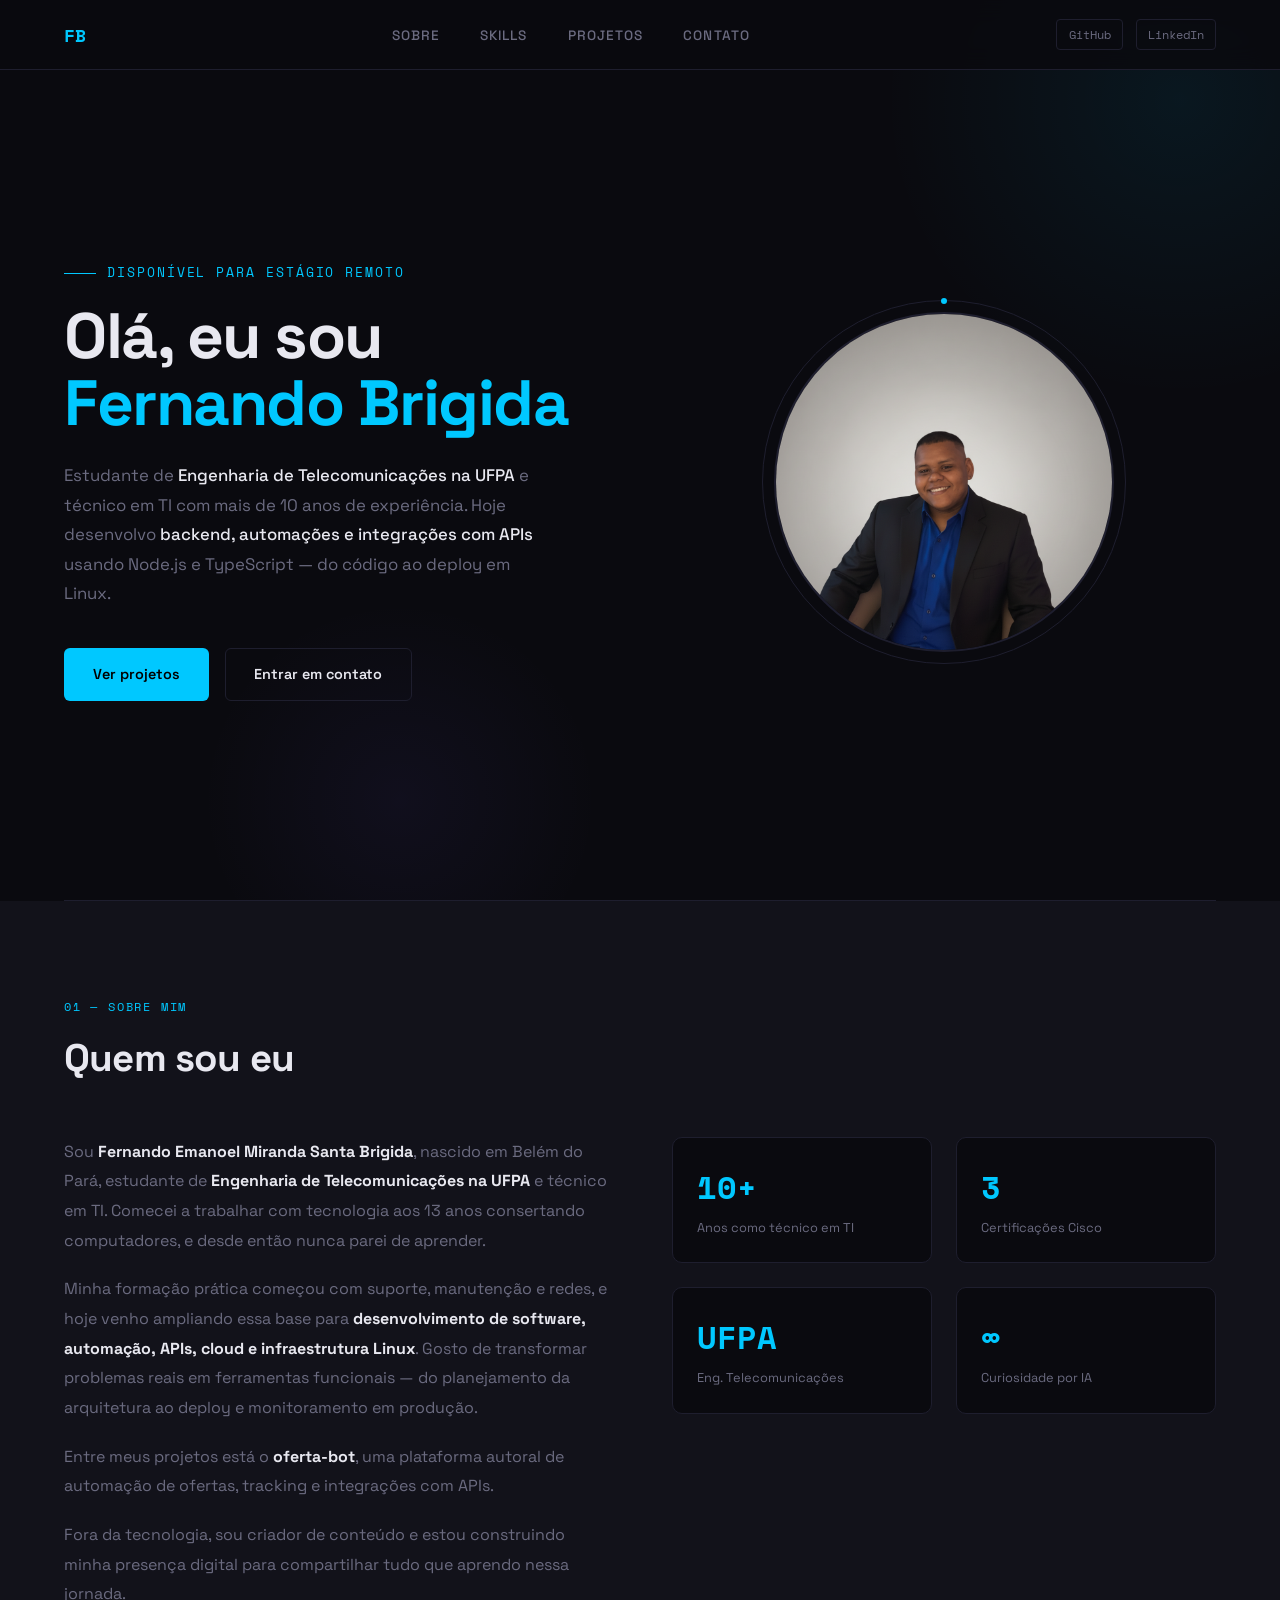
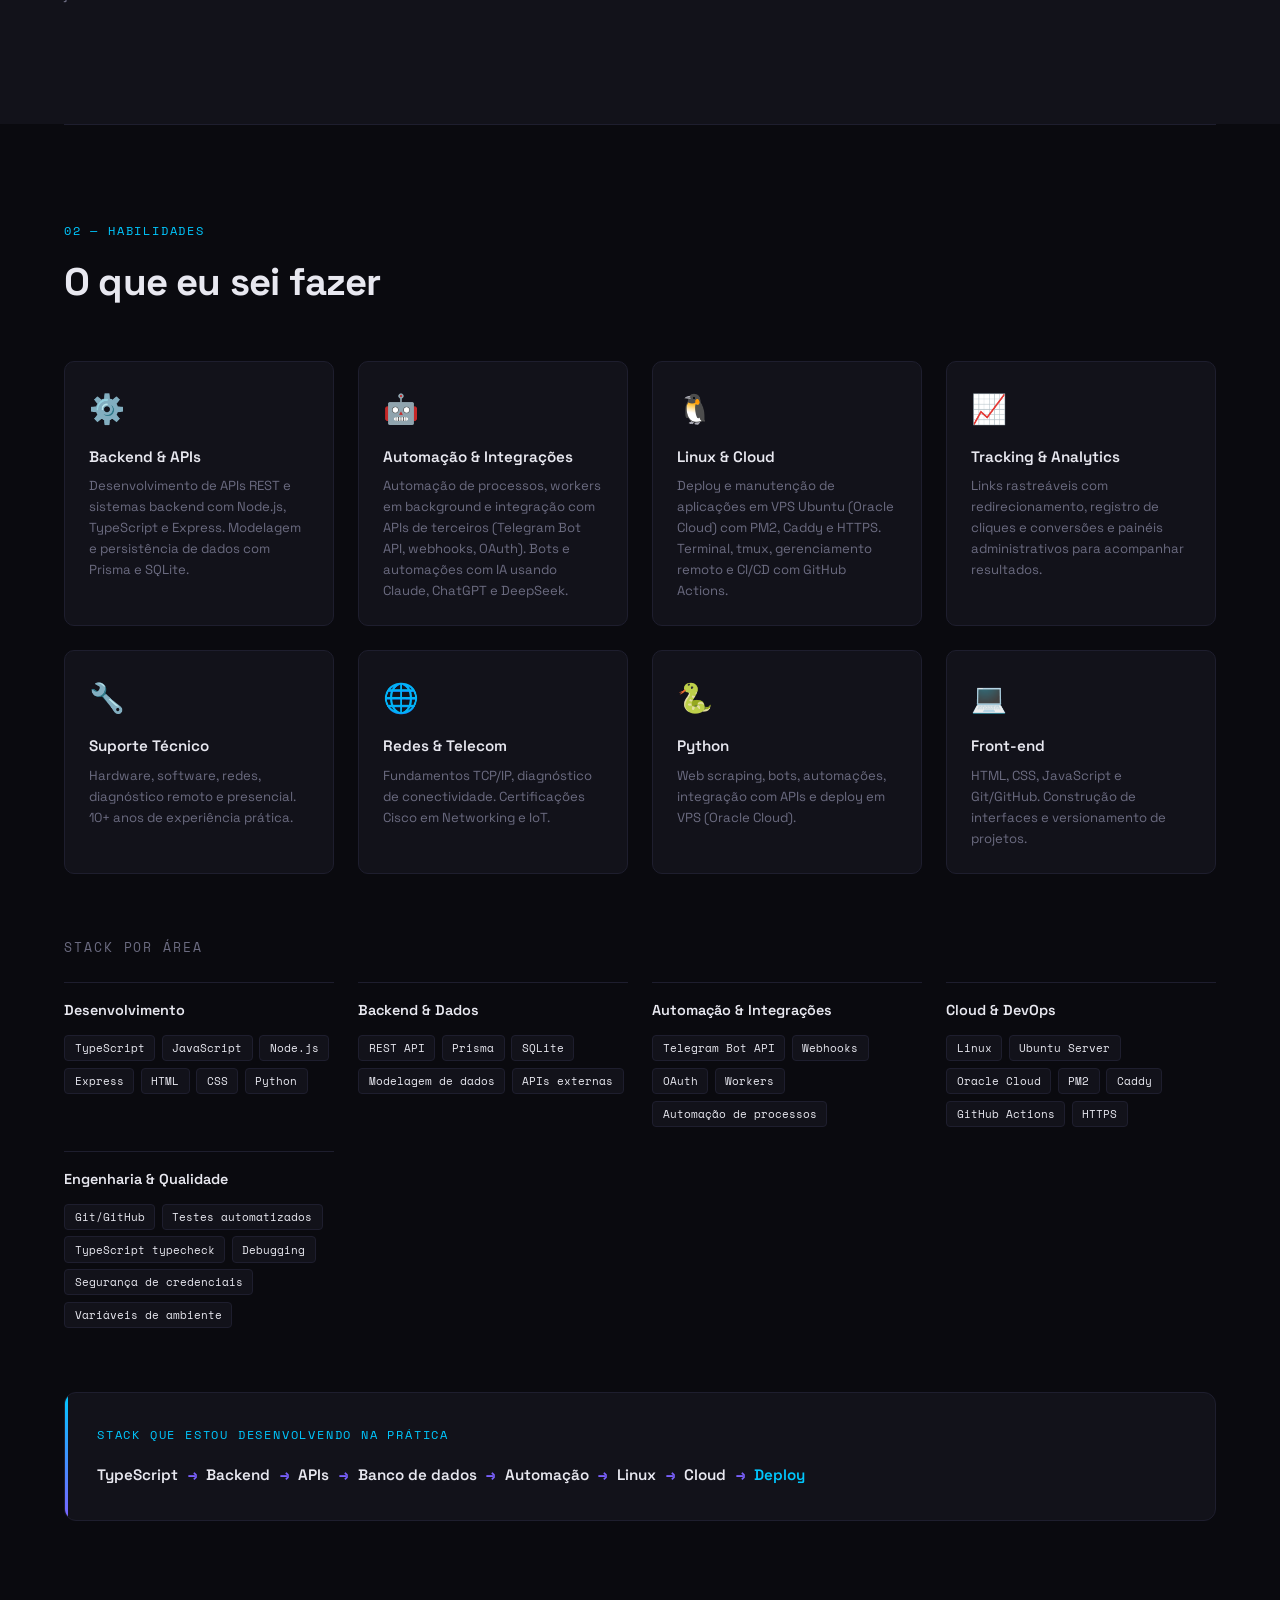
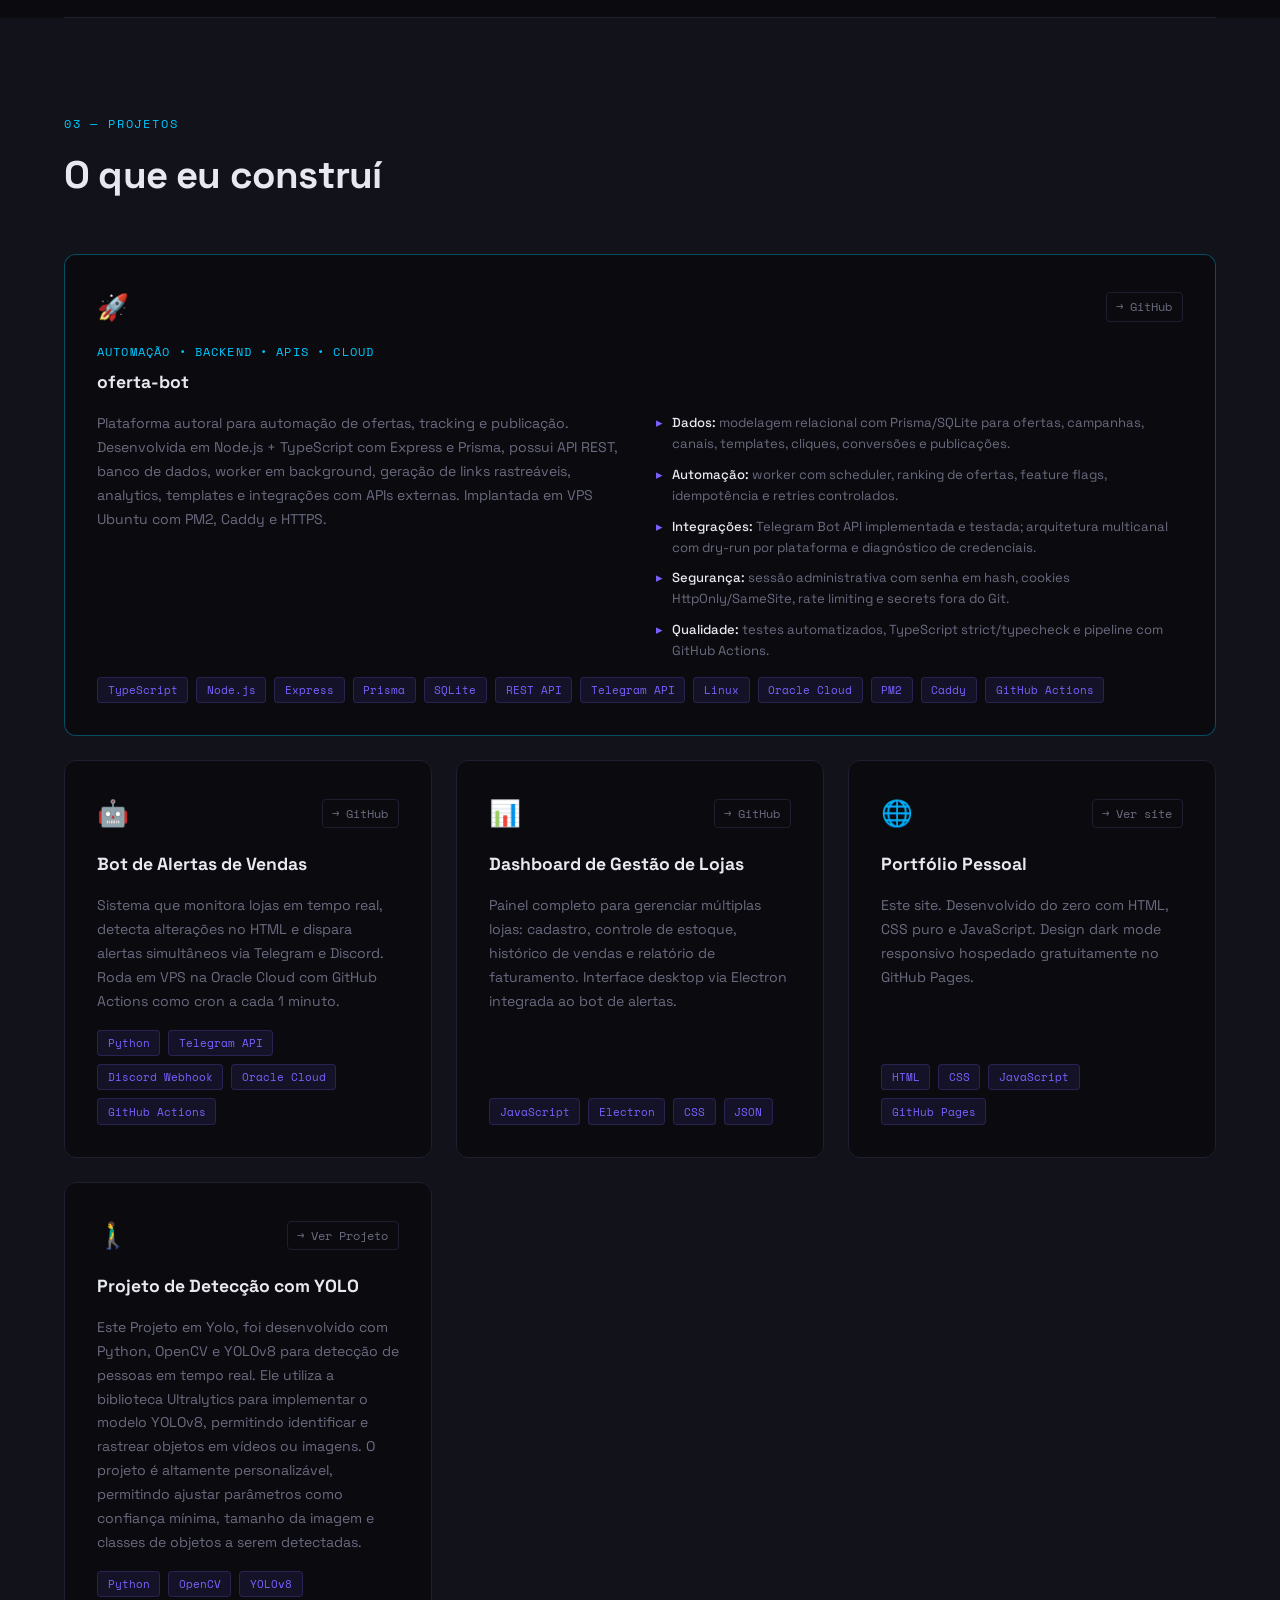
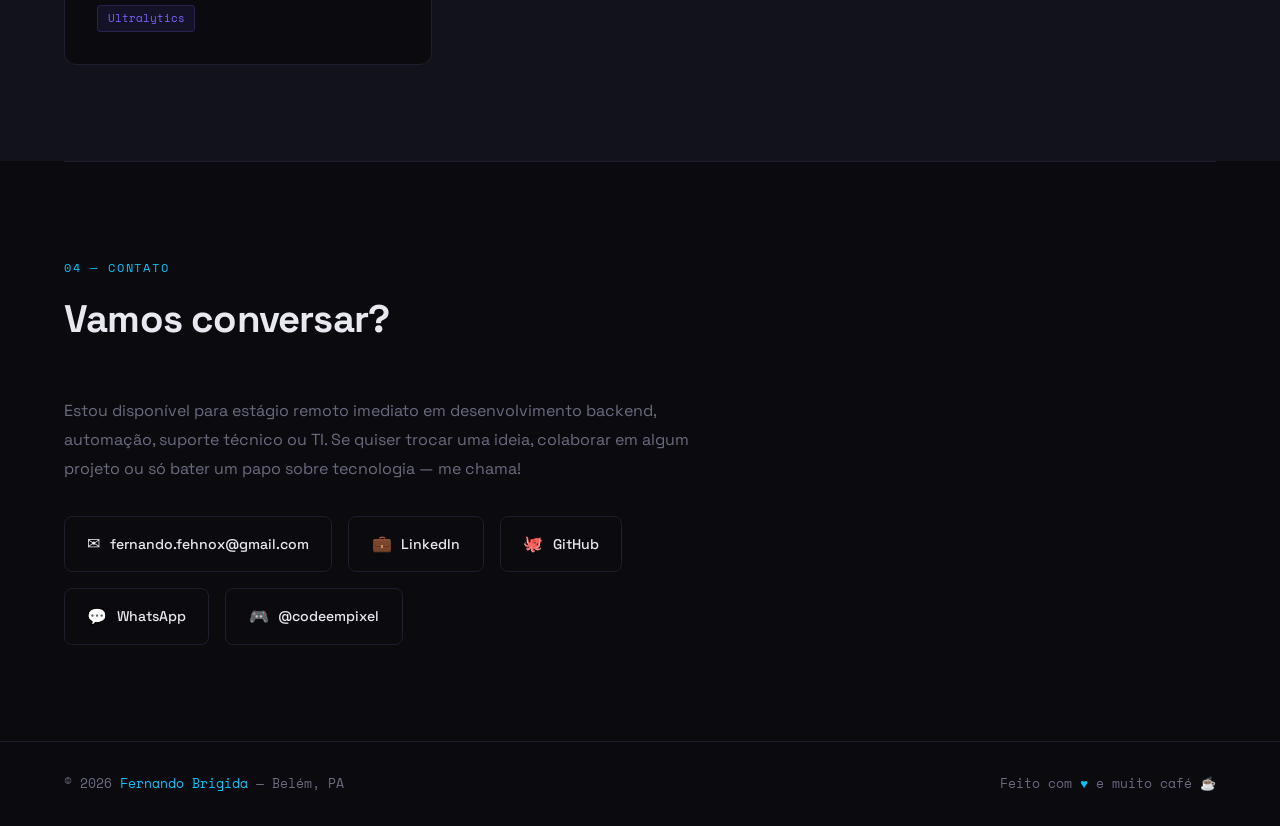
<file: index.html>
<!DOCTYPE html>
<html lang="pt-BR">
<head>
  <meta charset="UTF-8" />
  <meta name="viewport" content="width=device-width, initial-scale=1.0" />
  <title>Fernando Brigida — Desenvolvedor Backend, Automação e Cloud</title>
  <meta name="description" content="Portfólio de Fernando Brigida, estudante de Engenharia de Telecomunicações na UFPA e técnico em TI. Desenvolvimento backend com Node.js e TypeScript, APIs, automação, Linux e cloud." />
  <meta name="author" content="Fernando Brigida" />
  <meta property="og:type" content="website" />
  <meta property="og:url" content="https://fehnox.github.io/" />
  <meta property="og:title" content="Fernando Brigida — Desenvolvedor Backend, Automação e Cloud" />
  <meta property="og:description" content="Estudante de Engenharia de Telecomunicações na UFPA e técnico em TI. Projetos com Node.js, TypeScript, APIs REST, automação, Linux e deploy em cloud." />
  <meta property="og:image" content="https://fehnox.github.io/Assets/download.png" />
  <meta property="og:locale" content="pt_BR" />
  <link rel="preconnect" href="https://fonts.googleapis.com" />
  <link href="https://fonts.googleapis.com/css2?family=Space+Grotesk:wght@300;400;500;600;700&family=Space+Mono:wght@400;700&display=swap" rel="stylesheet" />
  <link rel="stylesheet" href="style.css" />
  <link rel="icon" type="image/x-icon" href="Assets/avatar (1).ico" />
</head>
<body>

  <!-- ── NAVBAR ── -->
  <nav id="navbar">
    <div class="nav-logo">FB</div>
    <ul class="nav-links">
      <li><a href="#about">Sobre</a></li>
      <li><a href="#skills">Skills</a></li>
      <li><a href="#projects">Projetos</a></li>
      <li><a href="#contact">Contato</a></li>
    </ul>
    <div class="nav-socials">
      <a href="https://github.com/fehnox" target="_blank">GitHub</a>
      <a href="https://linkedin.com/in/fernandobrigida" target="_blank">LinkedIn</a>
    </div>
    <button class="nav-toggle" id="navToggle" aria-label="Abrir menu">☰</button>
  </nav>

  <!-- Menu mobile -->
  <div class="mobile-menu" id="mobileMenu">
    <a href="#about" class="mobile-link">Sobre</a>
    <a href="#skills" class="mobile-link">Skills</a>
    <a href="#projects" class="mobile-link">Projetos</a>
    <a href="#contact" class="mobile-link">Contato</a>
  </div>

  <!-- ── HERO ── -->
  <section id="hero">
    <div class="hero-text">
      <div class="hero-tag">Disponível para estágio remoto</div>
      <h1>Olá, eu sou<br /><span class="accent">Fernando Brigida</span></h1>
      <p class="hero-desc">
        Estudante de <strong>Engenharia de Telecomunicações na UFPA</strong> e técnico em TI com mais de 10 anos de experiência. Hoje desenvolvo <strong>backend, automações e integrações com APIs</strong> usando Node.js e TypeScript — do código ao deploy em Linux.
      </p>
      <div class="hero-btns">
        <a href="#projects" class="btn btn-primary">Ver projetos</a>
        <a href="#contact" class="btn btn-outline">Entrar em contato</a>
      </div>
    </div>

    <div class="hero-visual">
      <div class="avatar-wrap">
        <div class="avatar-ring"></div>
        <div class="avatar-circle">
        
          <img src="Assets/download.png" alt="Fernando Brígida" class="avatar-img" />
          </div>
        <div class="avatar-note"></div>
      </div>
    </div>
  </section>

  <div class="divider"></div>

  <!-- ── SOBRE ── -->
  <section id="about">
    <div class="section-label">01 — sobre mim</div>
    <h2 class="section-title">Quem sou eu</h2>
    <div class="about-grid">
      <div class="about-text">
        <p>
          Sou <strong>Fernando Emanoel Miranda Santa Brigida</strong>, nascido em Belém do Pará, estudante de <strong>Engenharia de Telecomunicações na UFPA</strong> e técnico em TI. Comecei a trabalhar com tecnologia aos 13 anos consertando computadores, e desde então nunca parei de aprender.
        </p>
        <p>
          Minha formação prática começou com suporte, manutenção e redes, e hoje venho ampliando essa base para <strong>desenvolvimento de software, automação, APIs, cloud e infraestrutura Linux</strong>. Gosto de transformar problemas reais em ferramentas funcionais — do planejamento da arquitetura ao deploy e monitoramento em produção.
        </p>
        <p>
          Entre meus projetos está o <strong>oferta-bot</strong>, uma plataforma autoral de automação de ofertas, tracking e integrações com APIs.
        </p>
        <p>
          Fora da tecnologia, sou criador de conteúdo e estou construindo minha presença digital para compartilhar tudo que aprendo nessa jornada.
        </p>
      </div>
      <div class="about-stats">
        <div class="stat-card">
          <div class="stat-num">10+</div>
          <div class="stat-label">Anos como técnico em TI</div>
        </div>
        <div class="stat-card">
          <div class="stat-num">3</div>
          <div class="stat-label">Certificações Cisco</div>
        </div>
        <div class="stat-card">
          <div class="stat-num">UFPA</div>
          <div class="stat-label">Eng. Telecomunicações</div>
        </div>
        <div class="stat-card">
          <div class="stat-num">∞</div>
          <div class="stat-label">Curiosidade por IA</div>
        </div>
      </div>
    </div>
  </section>

  <div class="divider"></div>

  <!-- ── SKILLS ── -->
  <section id="skills">
    <div class="section-label">02 — habilidades</div>
    <h2 class="section-title">O que eu sei fazer</h2>
    <div class="skills-grid">
      <div class="skill-card">
        <div class="skill-icon">⚙️</div>
        <div class="skill-name">Backend & APIs</div>
        <div class="skill-desc">Desenvolvimento de APIs REST e sistemas backend com Node.js, TypeScript e Express. Modelagem e persistência de dados com Prisma e SQLite.</div>
      </div>
      <div class="skill-card">
        <div class="skill-icon">🤖</div>
        <div class="skill-name">Automação & Integrações</div>
        <div class="skill-desc">Automação de processos, workers em background e integração com APIs de terceiros (Telegram Bot API, webhooks, OAuth). Bots e automações com IA usando Claude, ChatGPT e DeepSeek.</div>
      </div>
      <div class="skill-card">
        <div class="skill-icon">🐧</div>
        <div class="skill-name">Linux & Cloud</div>
        <div class="skill-desc">Deploy e manutenção de aplicações em VPS Ubuntu (Oracle Cloud) com PM2, Caddy e HTTPS. Terminal, tmux, gerenciamento remoto e CI/CD com GitHub Actions.</div>
      </div>
      <div class="skill-card">
        <div class="skill-icon">📈</div>
        <div class="skill-name">Tracking & Analytics</div>
        <div class="skill-desc">Links rastreáveis com redirecionamento, registro de cliques e conversões e painéis administrativos para acompanhar resultados.</div>
      </div>
      <div class="skill-card">
        <div class="skill-icon">🔧</div>
        <div class="skill-name">Suporte Técnico</div>
        <div class="skill-desc">Hardware, software, redes, diagnóstico remoto e presencial. 10+ anos de experiência prática.</div>
      </div>
      <div class="skill-card">
        <div class="skill-icon">🌐</div>
        <div class="skill-name">Redes & Telecom</div>
        <div class="skill-desc">Fundamentos TCP/IP, diagnóstico de conectividade. Certificações Cisco em Networking e IoT.</div>
      </div>
      <div class="skill-card">
        <div class="skill-icon">🐍</div>
        <div class="skill-name">Python</div>
        <div class="skill-desc">Web scraping, bots, automações, integração com APIs e deploy em VPS (Oracle Cloud).</div>
      </div>
      <div class="skill-card">
        <div class="skill-icon">💻</div>
        <div class="skill-name">Front-end</div>
        <div class="skill-desc">HTML, CSS, JavaScript e Git/GitHub. Construção de interfaces e versionamento de projetos.</div>
      </div>
    </div>

    <!-- Stack por área -->
    <h3 class="sub-title">Stack por área</h3>
    <div class="skill-groups">
      <div class="skill-group">
        <div class="skill-group-title">Desenvolvimento</div>
        <div class="chips">
          <span class="chip">TypeScript</span>
          <span class="chip">JavaScript</span>
          <span class="chip">Node.js</span>
          <span class="chip">Express</span>
          <span class="chip">HTML</span>
          <span class="chip">CSS</span>
          <span class="chip">Python</span>
        </div>
      </div>
      <div class="skill-group">
        <div class="skill-group-title">Backend & Dados</div>
        <div class="chips">
          <span class="chip">REST API</span>
          <span class="chip">Prisma</span>
          <span class="chip">SQLite</span>
          <span class="chip">Modelagem de dados</span>
          <span class="chip">APIs externas</span>
        </div>
      </div>
      <div class="skill-group">
        <div class="skill-group-title">Automação & Integrações</div>
        <div class="chips">
          <span class="chip">Telegram Bot API</span>
          <span class="chip">Webhooks</span>
          <span class="chip">OAuth</span>
          <span class="chip">Workers</span>
          <span class="chip">Automação de processos</span>
        </div>
      </div>
      <div class="skill-group">
        <div class="skill-group-title">Cloud & DevOps</div>
        <div class="chips">
          <span class="chip">Linux</span>
          <span class="chip">Ubuntu Server</span>
          <span class="chip">Oracle Cloud</span>
          <span class="chip">PM2</span>
          <span class="chip">Caddy</span>
          <span class="chip">GitHub Actions</span>
          <span class="chip">HTTPS</span>
        </div>
      </div>
      <div class="skill-group">
        <div class="skill-group-title">Engenharia & Qualidade</div>
        <div class="chips">
          <span class="chip">Git/GitHub</span>
          <span class="chip">Testes automatizados</span>
          <span class="chip">TypeScript typecheck</span>
          <span class="chip">Debugging</span>
          <span class="chip">Segurança de credenciais</span>
          <span class="chip">Variáveis de ambiente</span>
        </div>
      </div>
    </div>

    <!-- Evolução da stack -->
    <div class="stack-flow">
      <div class="stack-flow-label">Stack que estou desenvolvendo na prática</div>
      <ol class="flow-steps">
        <li class="flow-step">TypeScript</li>
        <li class="flow-step">Backend</li>
        <li class="flow-step">APIs</li>
        <li class="flow-step">Banco de dados</li>
        <li class="flow-step">Automação</li>
        <li class="flow-step">Linux</li>
        <li class="flow-step">Cloud</li>
        <li class="flow-step">Deploy</li>
      </ol>
    </div>
  </section>

  <div class="divider"></div>

  <!-- ── PROJETOS ── -->
  <section id="projects">
    <div class="section-label">03 — projetos</div>
    <h2 class="section-title">O que eu construí</h2>
    <div class="projects-grid">

      <div class="project-card project-featured">
        <div class="project-header">
          <div class="project-icon">🚀</div>
          <a href="https://github.com/fehnox/oferta-bot" target="_blank" rel="noopener" class="project-link">→ GitHub</a>
        </div>
        <div class="project-category">Automação • Backend • APIs • Cloud</div>
        <div class="project-title">oferta-bot</div>
        <div class="project-body">
          <div class="project-desc">
            Plataforma autoral para automação de ofertas, tracking e publicação. Desenvolvida em Node.js + TypeScript com Express e Prisma, possui API REST, banco de dados, worker em background, geração de links rastreáveis, analytics, templates e integrações com APIs externas. Implantada em VPS Ubuntu com PM2, Caddy e HTTPS.
          </div>
          <ul class="project-highlights">
            <li><strong>Dados:</strong> modelagem relacional com Prisma/SQLite para ofertas, campanhas, canais, templates, cliques, conversões e publicações.</li>
            <li><strong>Automação:</strong> worker com scheduler, ranking de ofertas, feature flags, idempotência e retries controlados.</li>
            <li><strong>Integrações:</strong> Telegram Bot API implementada e testada; arquitetura multicanal com dry-run por plataforma e diagnóstico de credenciais.</li>
            <li><strong>Segurança:</strong> sessão administrativa com senha em hash, cookies HttpOnly/SameSite, rate limiting e secrets fora do Git.</li>
            <li><strong>Qualidade:</strong> testes automatizados, TypeScript strict/typecheck e pipeline com GitHub Actions.</li>
          </ul>
        </div>
        <div class="project-tags">
          <span class="tag">TypeScript</span>
          <span class="tag">Node.js</span>
          <span class="tag">Express</span>
          <span class="tag">Prisma</span>
          <span class="tag">SQLite</span>
          <span class="tag">REST API</span>
          <span class="tag">Telegram API</span>
          <span class="tag">Linux</span>
          <span class="tag">Oracle Cloud</span>
          <span class="tag">PM2</span>
          <span class="tag">Caddy</span>
          <span class="tag">GitHub Actions</span>
        </div>
      </div>

      <div class="project-card">
        <div class="project-header">
          <div class="project-icon">🤖</div>
          <a href="https://github.com/fehnox/boot-telegram-vendinhas-herosaga" target="_blank" class="project-link">→ GitHub</a>
        </div>
        <div class="project-title">Bot de Alertas de Vendas</div>
        <div class="project-desc">
          Sistema que monitora lojas em tempo real, detecta alterações no HTML e dispara alertas simultâneos via Telegram e Discord. Roda em VPS na Oracle Cloud com GitHub Actions como cron a cada 1 minuto.
        </div>
        <div class="project-tags">
          <span class="tag">Python</span>
          <span class="tag">Telegram API</span>
          <span class="tag">Discord Webhook</span>
          <span class="tag">Oracle Cloud</span>
          <span class="tag">GitHub Actions</span>
        </div>
      </div>

      <div class="project-card">
        <div class="project-header">
          <div class="project-icon">📊</div>
          <a href="https://github.com/fehnox" target="_blank" class="project-link">→ GitHub</a>
        </div>
        <div class="project-title">Dashboard de Gestão de Lojas</div>
        <div class="project-desc">
          Painel completo para gerenciar múltiplas lojas: cadastro, controle de estoque, histórico de vendas e relatório de faturamento. Interface desktop via Electron integrada ao bot de alertas.
        </div>
        <div class="project-tags">
          <span class="tag">JavaScript</span>
          <span class="tag">Electron</span>
          <span class="tag">CSS</span>
          <span class="tag">JSON</span>
        </div>
      </div>

      <div class="project-card">
        <div class="project-header">
          <div class="project-icon">🌐</div>
          <a href="https://fehnox.github.io" target="_blank" class="project-link">→ Ver site</a>
        </div>
        <div class="project-title">Portfólio Pessoal</div>
        <div class="project-desc">
          Este site. Desenvolvido do zero com HTML, CSS puro e JavaScript. Design dark mode responsivo hospedado gratuitamente no GitHub Pages.
        </div>
        <div class="project-tags">
          <span class="tag">HTML</span>
          <span class="tag">CSS</span>
          <span class="tag">JavaScript</span>
          <span class="tag">GitHub Pages</span>
        </div>
      </div>


      

       <div class="project-card">
        <div class="project-header">
          <div class="project-icon">🚶‍♂️</div>
          <a href="https://github.com/fehnox/trabalhoFacul" target="_blank" class="project-link">→ Ver Projeto</a>
        </div>
        <div class="project-title">Projeto de Detecção com YOLO</div>
        <div class="project-desc">
         Este Projeto em Yolo, foi desenvolvido com Python, OpenCV e YOLOv8 para detecção de pessoas em tempo real. Ele utiliza a biblioteca Ultralytics para implementar o modelo YOLOv8, permitindo identificar e rastrear objetos em vídeos ou imagens. O projeto é altamente personalizável, permitindo ajustar parâmetros como confiança mínima, tamanho da imagem e classes de objetos a serem detectadas.
        </div>
        <div class="project-tags">
          <span class="tag">Python</span>
          <span class="tag">OpenCV</span>
          <span class="tag">YOLOv8</span>
          <span class="tag">Ultralytics</span>
        </div>
      </div>











    </div>
    
  </section>

  <div class="divider"></div>

  <!-- ── CONTATO ── -->
  <section id="contact">
    <div class="section-label">04 — contato</div>
    <h2 class="section-title">Vamos conversar?</h2>
    <div class="contact-inner">
      <p>
        Estou disponível para estágio remoto imediato em desenvolvimento backend, automação, suporte técnico ou TI. Se quiser trocar uma ideia, colaborar em algum projeto ou só bater um papo sobre tecnologia — me chama!
      </p>
      <div class="contact-links">
        <a href="mailto:fernando.fehnox@gmail.com" class="contact-link">
          <span class="icon">✉</span> fernando.fehnox@gmail.com
        </a>
        <a href="https://linkedin.com/in/fernandobrigida" target="_blank" class="contact-link">
          <span class="icon">💼</span> LinkedIn
        </a>
        <a href="https://github.com/fehnox" target="_blank" class="contact-link">
          <span class="icon">🐙</span> GitHub
        </a>
        <a href="https://wa.me/5591980102718" target="_blank" class="contact-link">
          <span class="icon">💬</span> WhatsApp
        </a>
        <a href="/links" target="_blank" class="contact-link">
        <span class="icon">🎮</span> @codeempixel
        </a>
      </div>
    </div>
  </section>

  <!-- ── FOOTER ── -->
  <footer>
    <p>© 2026 <span class="accent">Fernando Brigida</span> — Belém, PA</p>
    <p>Feito com <span class="accent">♥</span> e muito café ☕</p>
  </footer>

  <script src="script.js"></script>
</body>
</html>
</file>
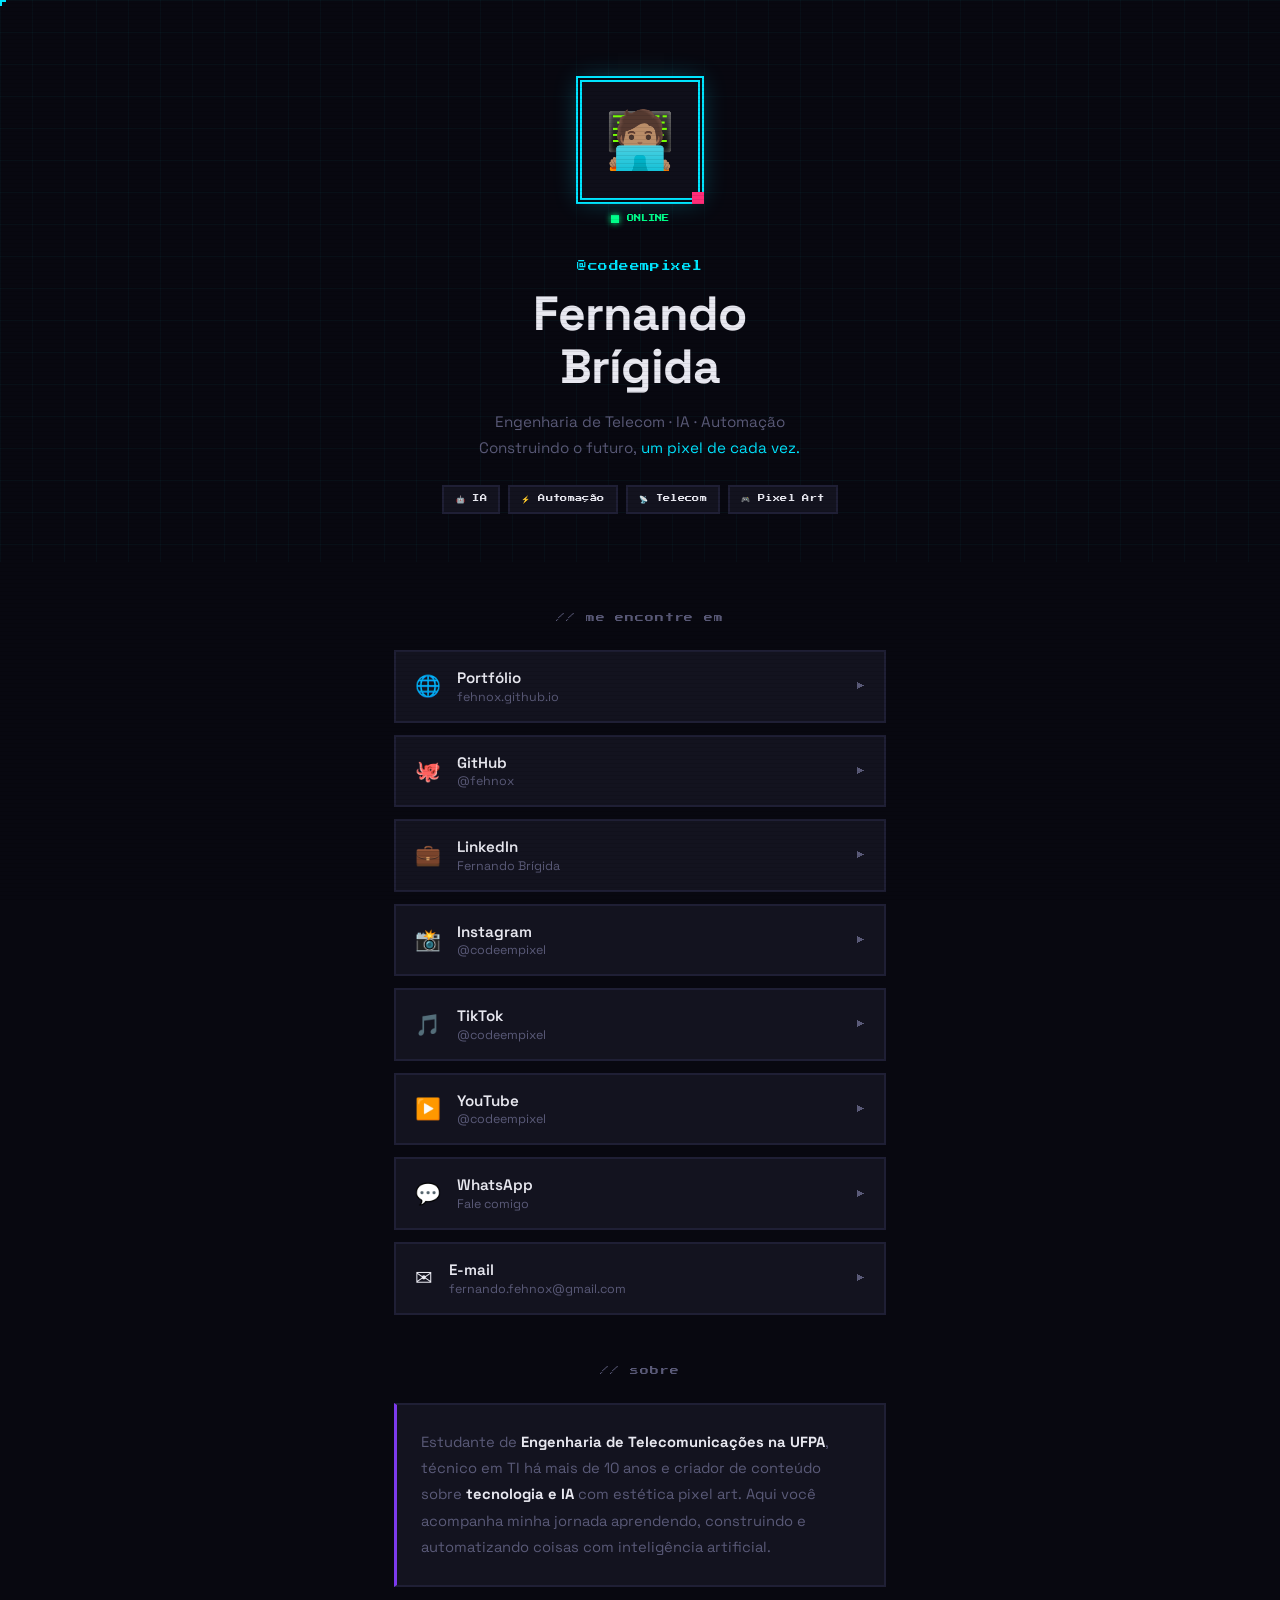
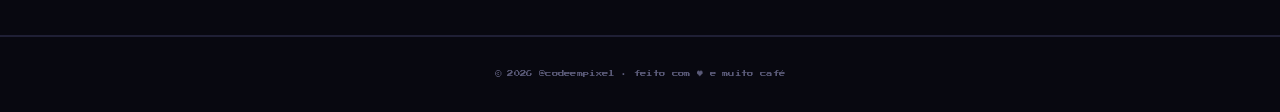
<file: links/index.html>
<!DOCTYPE html>
<html lang="pt-BR">
<head>
  <meta charset="UTF-8" />
  <meta name="viewport" content="width=device-width, initial-scale=1.0" />
  <title>@codeempixel</title>
  <link rel="preconnect" href="https://fonts.googleapis.com" />
  <link href="https://fonts.googleapis.com/css2?family=Press+Start+2P&family=Space+Grotesk:wght@400;500;600;700&display=swap" rel="stylesheet" />
  <link rel="stylesheet" href="style.css" />
</head>
<body>

  <!-- SCANLINES decorativas -->
  <div class="scanlines" aria-hidden="true"></div>

  <!-- CURSOR pixel -->
  <div class="pixel-cursor" id="cursor"></div>

  <main>

    <!-- ── HERO ── -->
    <section class="hero">
      <div class="pixel-grid" aria-hidden="true"></div>

      <div class="hero-inner">
        <!-- Avatar pixel -->
        <div class="avatar-block">
          <div class="avatar-frame">
            <div class="avatar-screen">
              <!-- Troque por: <img src="assets/foto.jpg" class="avatar-img" alt="Fernando" /> -->
              <span class="avatar-emoji">🧑🏽‍💻</span>
            </div>
            <div class="avatar-blink" aria-hidden="true"></div>
          </div>
          <div class="status-bar">
            <span class="status-dot"></span>
            <span class="pixel-text status-text">ONLINE</span>
          </div>
        </div>

        <!-- Info -->
        <div class="hero-info">
          <p class="pixel-text hero-handle">@codeempixel</p>
          <h1 class="hero-name">Fernando<br />Brígida</h1>
          <p class="hero-bio">
            Engenharia de Telecom · IA · Automação<br />
            Construindo o futuro, <em>um pixel de cada vez.</em>
          </p>

          <!-- Tags -->
          <div class="hero-tags">
            <span class="ptag">🤖 IA</span>
            <span class="ptag">⚡ Automação</span>
            <span class="ptag">📡 Telecom</span>
            <span class="ptag">🎮 Pixel Art</span>
          </div>
        </div>
      </div>
    </section>

    <!-- ── LINKS ── -->
    <section class="links-section">
      <p class="pixel-text section-eyebrow">// me encontre em</p>

      <div class="links-grid">

        <a href="https://fehnox.github.io" target="_blank" class="link-card link-portfolio">
          <span class="link-icon">🌐</span>
          <span class="link-info">
            <span class="link-title">Portfólio</span>
            <span class="link-sub">fehnox.github.io</span>
          </span>
          <span class="link-arrow pixel-text">▶</span>
        </a>

        <a href="https://github.com/fehnox" target="_blank" class="link-card link-github">
          <span class="link-icon">🐙</span>
          <span class="link-info">
            <span class="link-title">GitHub</span>
            <span class="link-sub">@fehnox</span>
          </span>
          <span class="link-arrow pixel-text">▶</span>
        </a>

        <a href="https://linkedin.com/in/fernandobrigida" target="_blank" class="link-card link-linkedin">
          <span class="link-icon">💼</span>
          <span class="link-info">
            <span class="link-title">LinkedIn</span>
            <span class="link-sub">Fernando Brígida</span>
          </span>
          <span class="link-arrow pixel-text">▶</span>
        </a>

        <a href="https://instagram.com/codeempixel" target="_blank" class="link-card link-instagram">
          <span class="link-icon">📸</span>
          <span class="link-info">
            <span class="link-title">Instagram</span>
            <span class="link-sub">@codeempixel</span>
          </span>
          <span class="link-arrow pixel-text">▶</span>
        </a>

        <a href="https://tiktok.com/@codeempixel" target="_blank" class="link-card link-tiktok">
          <span class="link-icon">🎵</span>
          <span class="link-info">
            <span class="link-title">TikTok</span>
            <span class="link-sub">@codeempixel</span>
          </span>
          <span class="link-arrow pixel-text">▶</span>
        </a>

        <a href="https://youtube.com/@codeempixel" target="_blank" class="link-card link-youtube">
          <span class="link-icon">▶️</span>
          <span class="link-info">
            <span class="link-title">YouTube</span>
            <span class="link-sub">@codeempixel</span>
          </span>
          <span class="link-arrow pixel-text">▶</span>
        </a>

        <a href="https://wa.me/5591980102718" target="_blank" class="link-card link-whatsapp">
          <span class="link-icon">💬</span>
          <span class="link-info">
            <span class="link-title">WhatsApp</span>
            <span class="link-sub">Fale comigo</span>
          </span>
          <span class="link-arrow pixel-text">▶</span>
        </a>

        <a href="mailto:fernando.fehnox@gmail.com" class="link-card link-email">
          <span class="link-icon">✉</span>
          <span class="link-info">
            <span class="link-title">E-mail</span>
            <span class="link-sub">fernando.fehnox@gmail.com</span>
          </span>
          <span class="link-arrow pixel-text">▶</span>
        </a>

      </div>
    </section>

    <!-- ── SOBRE ── -->
    <section class="about-section">
      <p class="pixel-text section-eyebrow">// sobre</p>
      <div class="about-card">
        <p class="about-text">
          Estudante de <strong>Engenharia de Telecomunicações na UFPA</strong>, técnico em TI há mais de 10 anos e criador de conteúdo sobre <strong>tecnologia e IA</strong> com estética pixel art. Aqui você acompanha minha jornada aprendendo, construindo e automatizando coisas com inteligência artificial.
        </p>
      </div>
    </section>

  </main>

  <!-- FOOTER -->
  <footer>
    <p class="pixel-text footer-text">© <span id="year"></span> @codeempixel · feito com ♥ e muito café</p>
  </footer>

  <script src="script.js"></script>
</body>
</html>
</file>
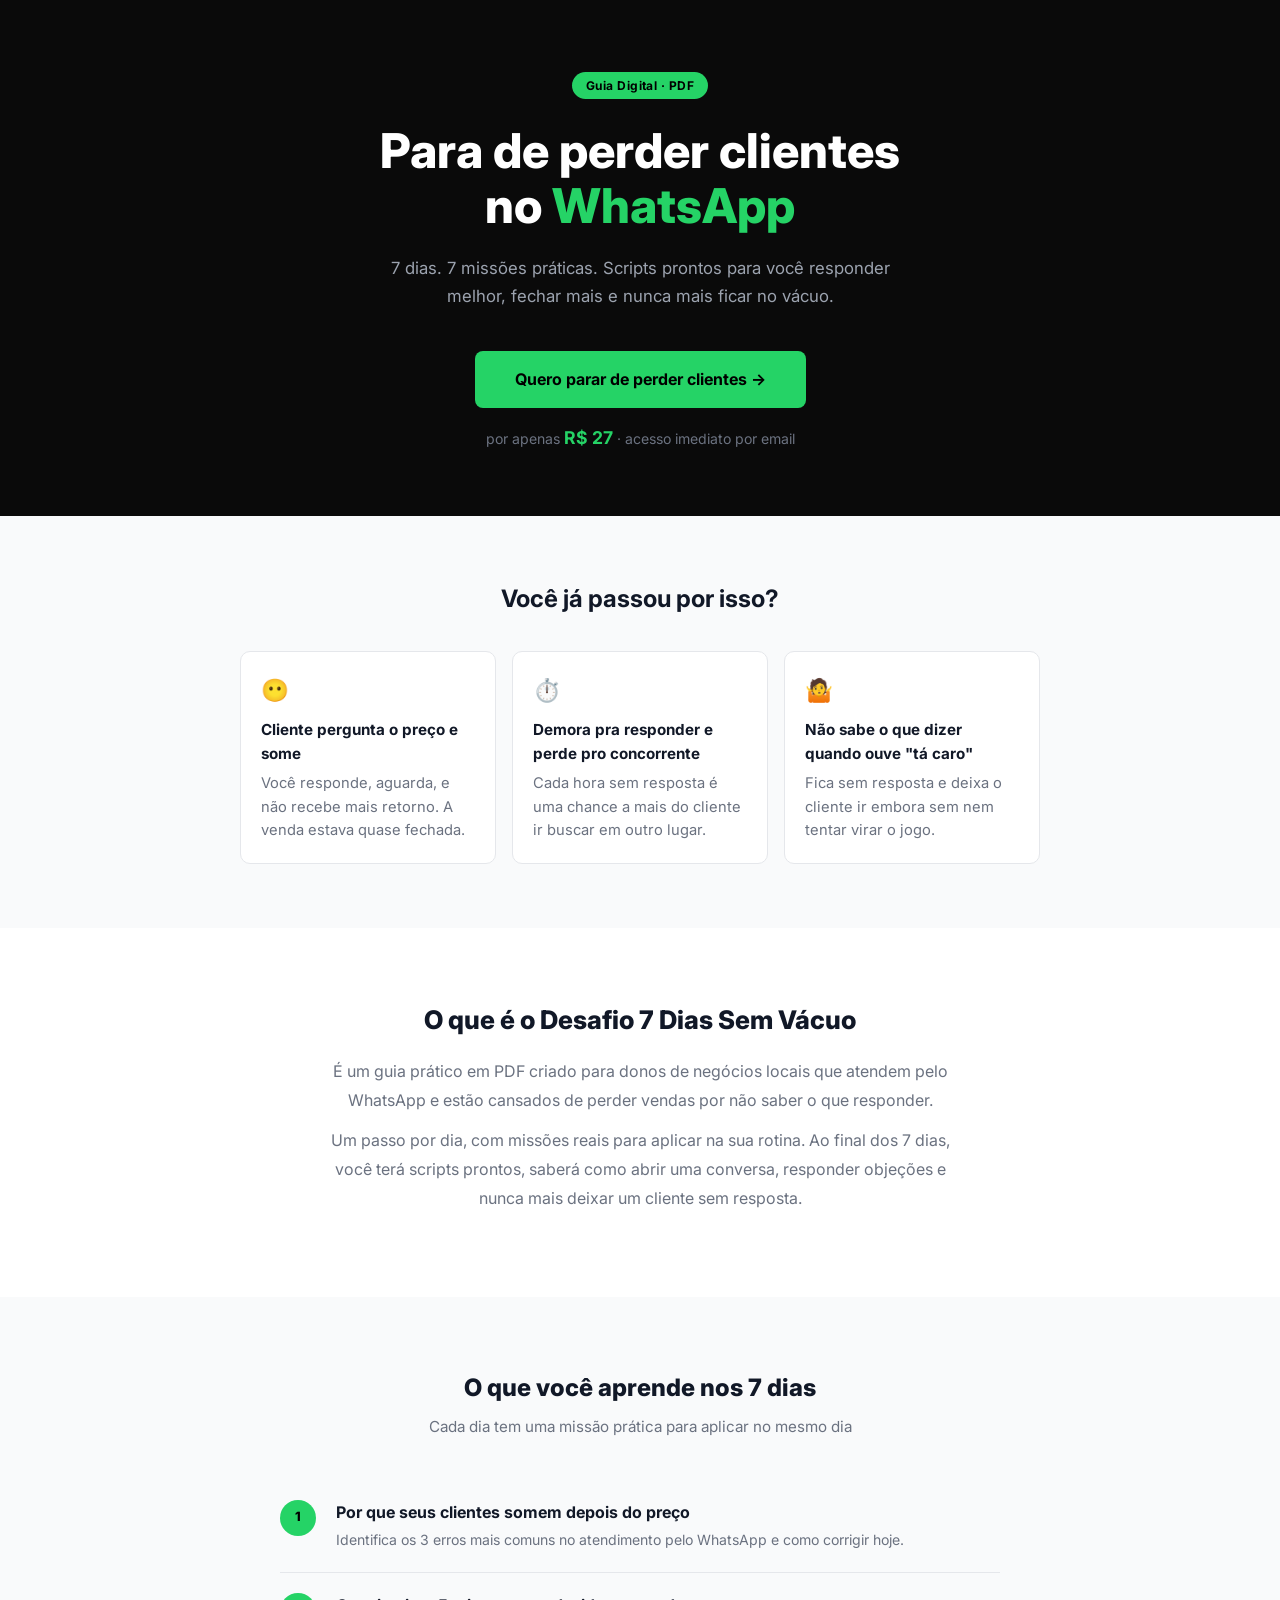
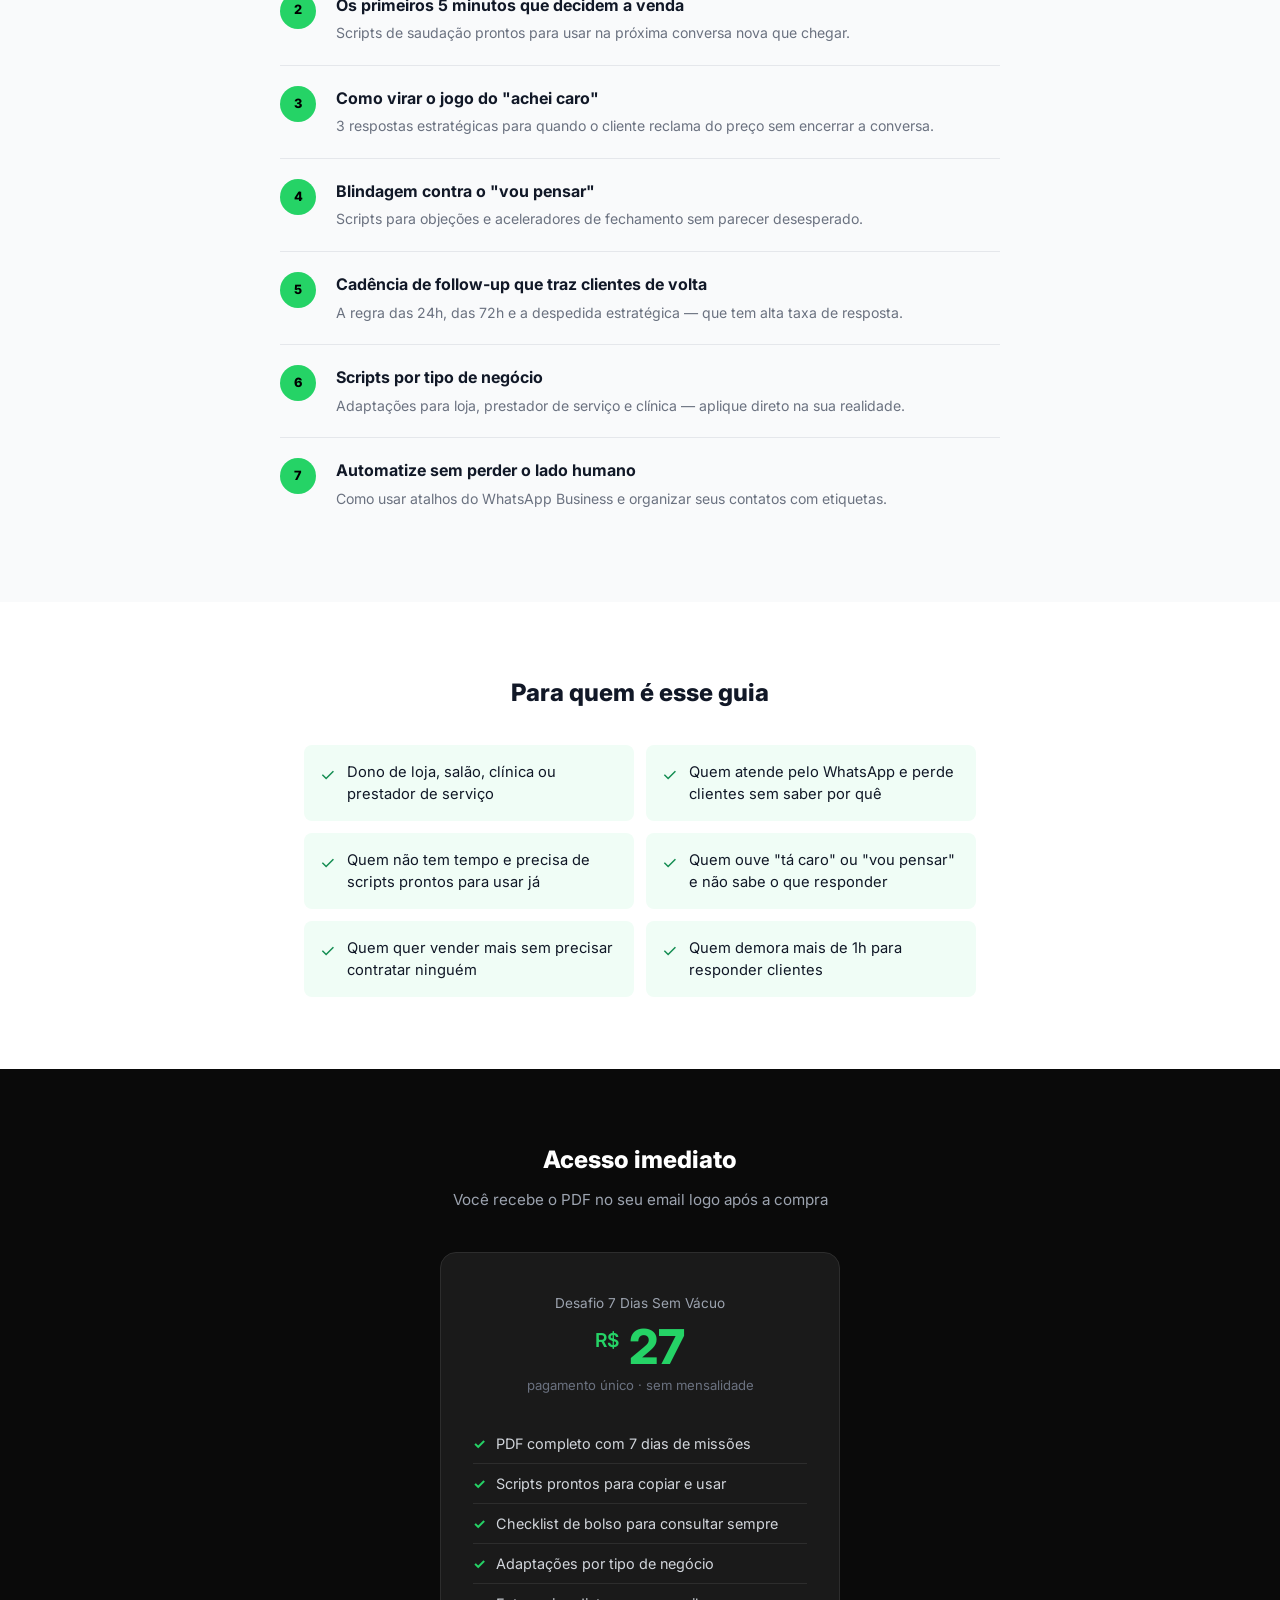
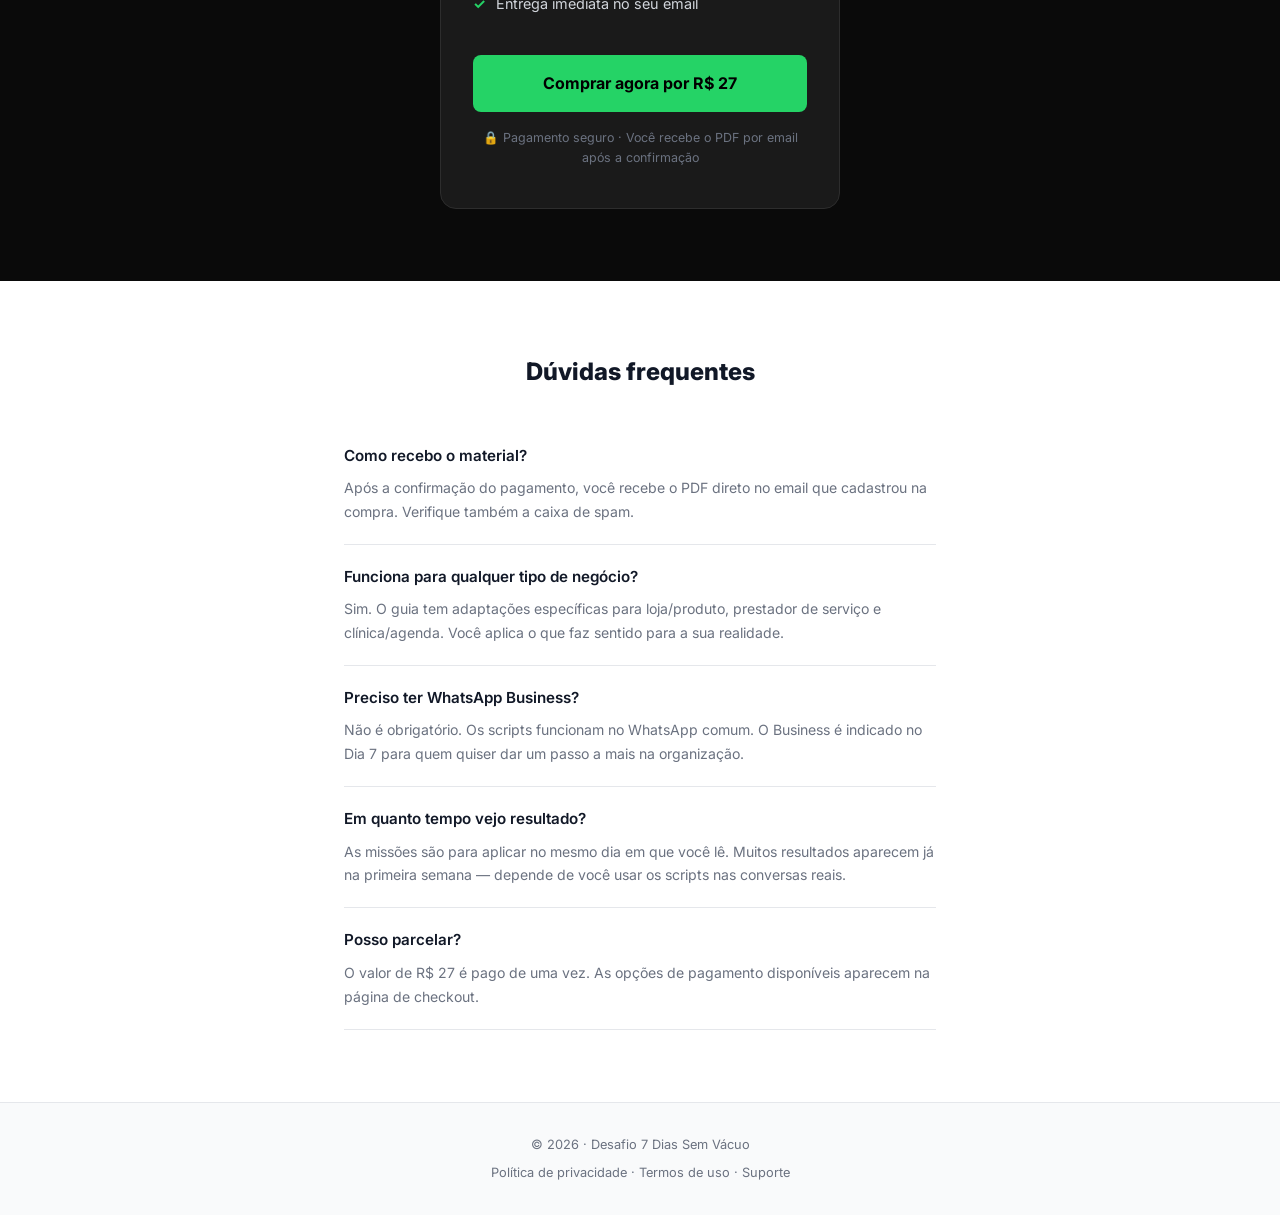
<file: loja/index.html>
<!DOCTYPE html>
<html lang="pt-BR">
<head>
  <meta charset="UTF-8" />
  <meta name="viewport" content="width=device-width, initial-scale=1.0" />
  <title>Desafio 7 Dias Sem Vácuo — Para de perder clientes no WhatsApp</title>
  <link rel="preconnect" href="https://fonts.googleapis.com" />
  <link href="https://fonts.googleapis.com/css2?family=Inter:wght@400;500;600;700;800&display=swap" rel="stylesheet" />
  <style>
    *, *::before, *::after { box-sizing: border-box; margin: 0; padding: 0; }

    :root {
      --verde:      #25d366;
      --verde-dark: #128c50;
      --verde-bg:   #f0fdf6;
      --text:       #111827;
      --text-soft:  #6b7280;
      --border:     #e5e7eb;
      --bg:         #ffffff;
      --bg2:        #f9fafb;
    }

    html { scroll-behavior: smooth; }

    body {
      font-family: 'Inter', sans-serif;
      background: var(--bg);
      color: var(--text);
      line-height: 1.6;
    }

    /* ── HERO ── */
    .hero {
      background: #0a0a0a;
      color: white;
      padding: 72px 24px 64px;
      text-align: center;
    }

    .hero-tag {
      display: inline-block;
      background: var(--verde);
      color: #000;
      font-size: 0.75rem;
      font-weight: 700;
      padding: 4px 14px;
      border-radius: 20px;
      margin-bottom: 24px;
      letter-spacing: 0.04em;
    }

    .hero h1 {
      font-size: clamp(1.8rem, 5vw, 3rem);
      font-weight: 800;
      line-height: 1.15;
      max-width: 720px;
      margin: 0 auto 20px;
    }

    .hero h1 em {
      color: var(--verde);
      font-style: normal;
    }

    .hero-sub {
      font-size: 1.05rem;
      color: #9ca3af;
      max-width: 520px;
      margin: 0 auto 40px;
      line-height: 1.7;
    }

    .hero-cta {
      display: inline-block;
      background: var(--verde);
      color: #000;
      font-weight: 700;
      font-size: 1rem;
      padding: 16px 40px;
      border-radius: 8px;
      text-decoration: none;
      transition: background 0.2s, transform 0.15s;
    }
    .hero-cta:hover { background: #20c45a; transform: translateY(-2px); }

    .hero-price {
      margin-top: 16px;
      font-size: 0.88rem;
      color: #6b7280;
    }
    .hero-price strong { color: var(--verde); font-size: 1.1rem; }

    /* ── DOR ── */
    .dor {
      background: var(--bg2);
      padding: 64px 24px;
      text-align: center;
    }

    .dor h2 {
      font-size: 1.5rem;
      font-weight: 700;
      margin-bottom: 32px;
    }

    .dor-grid {
      display: grid;
      grid-template-columns: repeat(auto-fit, minmax(240px, 1fr));
      gap: 16px;
      max-width: 800px;
      margin: 0 auto;
    }

    .dor-item {
      background: white;
      border: 1px solid var(--border);
      border-radius: 10px;
      padding: 20px;
      text-align: left;
      font-size: 0.92rem;
      line-height: 1.6;
      color: var(--text-soft);
    }

    .dor-item strong {
      display: block;
      color: var(--text);
      font-size: 0.95rem;
      margin-bottom: 6px;
    }

    .dor-emoji { font-size: 1.4rem; margin-bottom: 10px; display: block; }

    /* ── O QUE É ── */
    .sobre {
      padding: 72px 24px;
      max-width: 700px;
      margin: 0 auto;
      text-align: center;
    }

    .sobre h2 {
      font-size: 1.6rem;
      font-weight: 800;
      margin-bottom: 16px;
    }

    .sobre p {
      color: var(--text-soft);
      font-size: 1rem;
      line-height: 1.8;
      margin-bottom: 12px;
    }

    /* ── DIAS ── */
    .dias {
      background: var(--bg2);
      padding: 72px 24px;
    }

    .dias-inner {
      max-width: 720px;
      margin: 0 auto;
    }

    .dias h2 {
      font-size: 1.5rem;
      font-weight: 800;
      margin-bottom: 8px;
      text-align: center;
    }

    .dias-sub {
      text-align: center;
      color: var(--text-soft);
      margin-bottom: 40px;
      font-size: 0.95rem;
    }

    .dia-item {
      display: flex;
      gap: 20px;
      align-items: flex-start;
      padding: 20px 0;
      border-bottom: 1px solid var(--border);
    }
    .dia-item:last-child { border-bottom: none; }

    .dia-num {
      background: var(--verde);
      color: #000;
      font-weight: 800;
      font-size: 0.8rem;
      width: 36px;
      height: 36px;
      border-radius: 50%;
      display: flex;
      align-items: center;
      justify-content: center;
      flex-shrink: 0;
    }

    .dia-info h3 {
      font-size: 1rem;
      font-weight: 700;
      margin-bottom: 4px;
    }

    .dia-info p {
      font-size: 0.88rem;
      color: var(--text-soft);
      line-height: 1.6;
    }

    /* ── PARA QUEM ── */
    .para-quem {
      padding: 72px 24px;
      max-width: 720px;
      margin: 0 auto;
    }

    .para-quem h2 {
      font-size: 1.5rem;
      font-weight: 800;
      margin-bottom: 32px;
      text-align: center;
    }

    .checks {
      display: grid;
      grid-template-columns: repeat(auto-fit, minmax(280px, 1fr));
      gap: 12px;
    }

    .check-item {
      display: flex;
      align-items: flex-start;
      gap: 12px;
      padding: 16px;
      background: var(--verde-bg);
      border-radius: 8px;
      font-size: 0.92rem;
      line-height: 1.5;
    }

    .check-icon {
      color: var(--verde-dark);
      font-size: 1.1rem;
      flex-shrink: 0;
      margin-top: 1px;
    }

    /* ── PREÇO ── */
    .preco {
      background: #0a0a0a;
      color: white;
      padding: 72px 24px;
      text-align: center;
    }

    .preco h2 {
      font-size: 1.5rem;
      font-weight: 800;
      margin-bottom: 8px;
    }

    .preco-sub {
      color: #9ca3af;
      margin-bottom: 40px;
      font-size: 0.95rem;
    }

    .preco-box {
      background: #1a1a1a;
      border: 1px solid #2d2d2d;
      border-radius: 16px;
      padding: 40px 32px;
      max-width: 400px;
      margin: 0 auto;
    }

    .preco-nome {
      font-size: 0.85rem;
      color: #9ca3af;
      margin-bottom: 8px;
    }

    .preco-valor {
      font-size: 3rem;
      font-weight: 800;
      color: var(--verde);
      line-height: 1;
      margin-bottom: 4px;
    }

    .preco-valor span {
      font-size: 1.2rem;
      font-weight: 600;
      vertical-align: super;
    }

    .preco-desc {
      color: #6b7280;
      font-size: 0.82rem;
      margin-bottom: 28px;
    }

    .preco-lista {
      list-style: none;
      text-align: left;
      margin-bottom: 32px;
    }

    .preco-lista li {
      display: flex;
      align-items: center;
      gap: 10px;
      padding: 8px 0;
      font-size: 0.9rem;
      color: #d1d5db;
      border-bottom: 1px solid #2d2d2d;
    }
    .preco-lista li:last-child { border-bottom: none; }
    .preco-lista li::before { content: '✓'; color: var(--verde); font-weight: 700; }

    .btn-comprar {
      display: block;
      width: 100%;
      background: var(--verde);
      color: #000;
      font-weight: 700;
      font-size: 1rem;
      padding: 16px;
      border-radius: 8px;
      text-decoration: none;
      transition: background 0.2s, transform 0.15s;
      text-align: center;
    }
    .btn-comprar:hover { background: #20c45a; transform: translateY(-2px); }

    .preco-garantia {
      margin-top: 16px;
      font-size: 0.78rem;
      color: #6b7280;
    }

    /* ── FAQ ── */
    .faq {
      padding: 72px 24px;
      max-width: 640px;
      margin: 0 auto;
    }

    .faq h2 {
      font-size: 1.5rem;
      font-weight: 800;
      margin-bottom: 32px;
      text-align: center;
    }

    .faq-item {
      border-bottom: 1px solid var(--border);
      padding: 20px 0;
    }

    .faq-item h3 {
      font-size: 0.95rem;
      font-weight: 600;
      margin-bottom: 8px;
    }

    .faq-item p {
      font-size: 0.88rem;
      color: var(--text-soft);
      line-height: 1.7;
    }

    /* ── FOOTER ── */
    footer {
      background: var(--bg2);
      border-top: 1px solid var(--border);
      padding: 32px 24px;
      text-align: center;
      font-size: 0.8rem;
      color: var(--text-soft);
    }

    footer a {
      color: var(--text-soft);
      text-decoration: none;
    }
    footer a:hover { color: var(--text); }

    /* ── RESPONSIVO ── */
    @media (max-width: 600px) {
      .hero { padding: 56px 20px 48px; }
      .preco-valor { font-size: 2.2rem; }
    }
  </style>
</head>
<body>

  <!-- HERO -->
  <section class="hero">
    <div class="hero-tag">Guia Digital · PDF</div>
    <h1>Para de perder clientes<br/>no <em>WhatsApp</em></h1>
    <p class="hero-sub">
      7 dias. 7 missões práticas. Scripts prontos para você responder melhor, fechar mais e nunca mais ficar no vácuo.
    </p>
    <a href="#comprar" class="hero-cta">Quero parar de perder clientes →</a>
    <p class="hero-price">por apenas <strong>R$ 27</strong> · acesso imediato por email</p>
  </section>

  <!-- DOR -->
  <section class="dor">
    <h2>Você já passou por isso?</h2>
    <div class="dor-grid">
      <div class="dor-item">
        <span class="dor-emoji">😶</span>
        <strong>Cliente pergunta o preço e some</strong>
        Você responde, aguarda, e não recebe mais retorno. A venda estava quase fechada.
      </div>
      <div class="dor-item">
        <span class="dor-emoji">⏱️</span>
        <strong>Demora pra responder e perde pro concorrente</strong>
        Cada hora sem resposta é uma chance a mais do cliente ir buscar em outro lugar.
      </div>
      <div class="dor-item">
        <span class="dor-emoji">🤷</span>
        <strong>Não sabe o que dizer quando ouve "tá caro"</strong>
        Fica sem resposta e deixa o cliente ir embora sem nem tentar virar o jogo.
      </div>
    </div>
  </section>

  <!-- SOBRE -->
  <section class="sobre">
    <h2>O que é o Desafio 7 Dias Sem Vácuo</h2>
    <p>
      É um guia prático em PDF criado para donos de negócios locais que atendem pelo WhatsApp e estão cansados de perder vendas por não saber o que responder.
    </p>
    <p>
      Um passo por dia, com missões reais para aplicar na sua rotina. Ao final dos 7 dias, você terá scripts prontos, saberá como abrir uma conversa, responder objeções e nunca mais deixar um cliente sem resposta.
    </p>
  </section>

  <!-- DIAS -->
  <section class="dias">
    <div class="dias-inner">
      <h2>O que você aprende nos 7 dias</h2>
      <p class="dias-sub">Cada dia tem uma missão prática para aplicar no mesmo dia</p>

      <div class="dia-item">
        <div class="dia-num">1</div>
        <div class="dia-info">
          <h3>Por que seus clientes somem depois do preço</h3>
          <p>Identifica os 3 erros mais comuns no atendimento pelo WhatsApp e como corrigir hoje.</p>
        </div>
      </div>

      <div class="dia-item">
        <div class="dia-num">2</div>
        <div class="dia-info">
          <h3>Os primeiros 5 minutos que decidem a venda</h3>
          <p>Scripts de saudação prontos para usar na próxima conversa nova que chegar.</p>
        </div>
      </div>

      <div class="dia-item">
        <div class="dia-num">3</div>
        <div class="dia-info">
          <h3>Como virar o jogo do "achei caro"</h3>
          <p>3 respostas estratégicas para quando o cliente reclama do preço sem encerrar a conversa.</p>
        </div>
      </div>

      <div class="dia-item">
        <div class="dia-num">4</div>
        <div class="dia-info">
          <h3>Blindagem contra o "vou pensar"</h3>
          <p>Scripts para objeções e aceleradores de fechamento sem parecer desesperado.</p>
        </div>
      </div>

      <div class="dia-item">
        <div class="dia-num">5</div>
        <div class="dia-info">
          <h3>Cadência de follow-up que traz clientes de volta</h3>
          <p>A regra das 24h, das 72h e a despedida estratégica — que tem alta taxa de resposta.</p>
        </div>
      </div>

      <div class="dia-item">
        <div class="dia-num">6</div>
        <div class="dia-info">
          <h3>Scripts por tipo de negócio</h3>
          <p>Adaptações para loja, prestador de serviço e clínica — aplique direto na sua realidade.</p>
        </div>
      </div>

      <div class="dia-item">
        <div class="dia-num">7</div>
        <div class="dia-info">
          <h3>Automatize sem perder o lado humano</h3>
          <p>Como usar atalhos do WhatsApp Business e organizar seus contatos com etiquetas.</p>
        </div>
      </div>

    </div>
  </section>

  <!-- PARA QUEM -->
  <section class="para-quem">
    <h2>Para quem é esse guia</h2>
    <div class="checks">
      <div class="check-item">
        <span class="check-icon">✓</span>
        <span>Dono de loja, salão, clínica ou prestador de serviço</span>
      </div>
      <div class="check-item">
        <span class="check-icon">✓</span>
        <span>Quem atende pelo WhatsApp e perde clientes sem saber por quê</span>
      </div>
      <div class="check-item">
        <span class="check-icon">✓</span>
        <span>Quem não tem tempo e precisa de scripts prontos para usar já</span>
      </div>
      <div class="check-item">
        <span class="check-icon">✓</span>
        <span>Quem ouve "tá caro" ou "vou pensar" e não sabe o que responder</span>
      </div>
      <div class="check-item">
        <span class="check-icon">✓</span>
        <span>Quem quer vender mais sem precisar contratar ninguém</span>
      </div>
      <div class="check-item">
        <span class="check-icon">✓</span>
        <span>Quem demora mais de 1h para responder clientes</span>
      </div>
    </div>
  </section>

  <!-- PREÇO -->
  <section class="preco" id="comprar">
    <h2>Acesso imediato</h2>
    <p class="preco-sub">Você recebe o PDF no seu email logo após a compra</p>

    <div class="preco-box">
      <p class="preco-nome">Desafio 7 Dias Sem Vácuo</p>
      <p class="preco-valor"><span>R$</span> 27</p>
      <p class="preco-desc">pagamento único · sem mensalidade</p>

      <ul class="preco-lista">
        <li>PDF completo com 7 dias de missões</li>
        <li>Scripts prontos para copiar e usar</li>
        <li>Checklist de bolso para consultar sempre</li>
        <li>Adaptações por tipo de negócio</li>
        <li>Entrega imediata no seu email</li>
      </ul>

      <!-- Troque o href pelo link do seu produto no Shopify -->
      <a href="https://seusite.myshopify.com/products/desafio-7-dias" class="btn-comprar">
        Comprar agora por R$ 27
      </a>
      <p class="preco-garantia">🔒 Pagamento seguro · Você recebe o PDF por email após a confirmação</p>
    </div>
  </section>

  <!-- FAQ -->
  <section class="faq">
    <h2>Dúvidas frequentes</h2>

    <div class="faq-item">
      <h3>Como recebo o material?</h3>
      <p>Após a confirmação do pagamento, você recebe o PDF direto no email que cadastrou na compra. Verifique também a caixa de spam.</p>
    </div>

    <div class="faq-item">
      <h3>Funciona para qualquer tipo de negócio?</h3>
      <p>Sim. O guia tem adaptações específicas para loja/produto, prestador de serviço e clínica/agenda. Você aplica o que faz sentido para a sua realidade.</p>
    </div>

    <div class="faq-item">
      <h3>Preciso ter WhatsApp Business?</h3>
      <p>Não é obrigatório. Os scripts funcionam no WhatsApp comum. O Business é indicado no Dia 7 para quem quiser dar um passo a mais na organização.</p>
    </div>

    <div class="faq-item">
      <h3>Em quanto tempo vejo resultado?</h3>
      <p>As missões são para aplicar no mesmo dia em que você lê. Muitos resultados aparecem já na primeira semana — depende de você usar os scripts nas conversas reais.</p>
    </div>

    <div class="faq-item">
      <h3>Posso parcelar?</h3>
      <p>O valor de R$ 27 é pago de uma vez. As opções de pagamento disponíveis aparecem na página de checkout.</p>
    </div>
  </section>

  <!-- FOOTER -->
  <footer>
    <p>© 2026 · Desafio 7 Dias Sem Vácuo</p>
    <p style="margin-top:8px;">
      <a href="#">Política de privacidade</a> · 
      <a href="#">Termos de uso</a> · 
      <a href="mailto:fernando.fehnox@gmail.com">Suporte</a>
    </p>
  </footer>

</body>
</html>
</file>
<file: style.css>
/* ─────────────────────────────────────────
   style.css — Fernando Brígida Portfolio
   ───────────────────────────────────────── */

/* ── RESET & VARIÁVEIS ── */
*, *::before, *::after {
  box-sizing: border-box;
  margin: 0;
  padding: 0;
}

:root {
  --bg:         #0a0a0f;
  --surface:    #12121a;
  --border:     #1e1e2e;
  --accent:     #00c8ff;
  --accent2:    #7b61ff;
  --text:       #e8e8f0;
  --muted:      #6b6b80;
  --font-head:  'Space Grotesk', sans-serif;
  --font-mono:  'Space Mono', monospace;
}

html {
  scroll-behavior: smooth;
}

body {
  background: var(--bg);
  color: var(--text);
  font-family: var(--font-head);
  line-height: 1.6;
  overflow-x: hidden;
}

/* ── UTILITÁRIOS ── */
.accent { color: var(--accent); }

.divider {
  height: 1px;
  background: var(--border);
  margin: 0 4rem;
}

.section-label {
  font-family: var(--font-mono);
  font-size: 0.75rem;
  color: var(--accent);
  letter-spacing: 0.15em;
  text-transform: uppercase;
  margin-bottom: 0.7rem;
}

.section-title {
  font-size: clamp(1.8rem, 3vw, 2.6rem);
  font-weight: 700;
  letter-spacing: -0.8px;
  margin-bottom: 3rem;
}

/* ── BOTÕES ── */
.btn {
  display: inline-flex;
  align-items: center;
  gap: 0.5rem;
  padding: 0.85rem 1.8rem;
  border-radius: 6px;
  font-family: var(--font-head);
  font-size: 0.9rem;
  font-weight: 600;
  text-decoration: none;
  transition: all 0.2s;
  cursor: pointer;
  border: none;
}

.btn-primary {
  background: var(--accent);
  color: #000;
}
.btn-primary:hover {
  background: #33d4ff;
  transform: translateY(-2px);
}

.btn-outline {
  border: 1px solid var(--border);
  color: var(--text);
  background: transparent;
}
.btn-outline:hover {
  border-color: var(--accent);
  color: var(--accent);
}

/* ── NAVBAR ── */
#navbar {
  position: fixed;
  top: 0; left: 0; right: 0;
  z-index: 100;
  display: flex;
  align-items: center;
  justify-content: space-between;
  padding: 1.2rem 4rem;
  background: rgba(10, 10, 15, 0.85);
  backdrop-filter: blur(12px);
  border-bottom: 1px solid var(--border);
  transition: padding 0.3s;
}

#navbar.scrolled {
  padding: 0.8rem 4rem;
}

.nav-logo {
  font-family: var(--font-mono);
  font-size: 1.1rem;
  font-weight: 700;
  color: var(--accent);
  letter-spacing: -0.5px;
}

.nav-links {
  display: flex;
  gap: 2.5rem;
  list-style: none;
}

.nav-links a {
  color: var(--muted);
  text-decoration: none;
  font-size: 0.85rem;
  font-weight: 500;
  letter-spacing: 0.08em;
  text-transform: uppercase;
  transition: color 0.2s;
  position: relative;
}

.nav-links a::after {
  content: '';
  position: absolute;
  bottom: -4px; left: 0;
  width: 0; height: 1px;
  background: var(--accent);
  transition: width 0.2s;
}

.nav-links a:hover { color: var(--text); }
.nav-links a:hover::after { width: 100%; }

.nav-socials {
  display: flex;
  gap: 0.8rem;
}

.nav-socials a {
  color: var(--muted);
  text-decoration: none;
  font-size: 0.75rem;
  font-family: var(--font-mono);
  border: 1px solid var(--border);
  padding: 0.3rem 0.7rem;
  border-radius: 4px;
  transition: all 0.2s;
}
.nav-socials a:hover {
  color: var(--accent);
  border-color: var(--accent);
}

.nav-toggle {
  display: none;
  background: none;
  border: 1px solid var(--border);
  color: var(--text);
  font-size: 1.1rem;
  padding: 0.3rem 0.6rem;
  border-radius: 4px;
  cursor: pointer;
}

/* ── MENU MOBILE ── */
.mobile-menu {
  display: none;
  flex-direction: column;
  position: fixed;
  top: 65px; left: 0; right: 0;
  background: var(--surface);
  border-bottom: 1px solid var(--border);
  z-index: 99;
  padding: 1rem 0;
}

.mobile-menu.open {
  display: flex;
}

.mobile-link {
  color: var(--text);
  text-decoration: none;
  padding: 0.9rem 2rem;
  font-size: 0.95rem;
  font-weight: 500;
  border-bottom: 1px solid var(--border);
  transition: color 0.2s, background 0.2s;
}
.mobile-link:hover {
  color: var(--accent);
  background: rgba(0, 200, 255, 0.05);
}

/* ── HERO ── */
#hero {
  min-height: 100vh;
  display: grid;
  grid-template-columns: 1fr 1fr;
  align-items: center;
  padding: 8rem 4rem 4rem;
  gap: 4rem;
  position: relative;
  overflow: hidden;
}

/* Glows decorativos */
#hero::before {
  content: '';
  position: absolute;
  top: -200px; right: -200px;
  width: 600px; height: 600px;
  background: radial-gradient(circle, rgba(0,200,255,0.07) 0%, transparent 70%);
  pointer-events: none;
}
#hero::after {
  content: '';
  position: absolute;
  bottom: -100px; left: 200px;
  width: 400px; height: 400px;
  background: radial-gradient(circle, rgba(123,97,255,0.06) 0%, transparent 70%);
  pointer-events: none;
}

.hero-text {
  position: relative;
  z-index: 1;
}

.hero-tag {
  font-family: var(--font-mono);
  font-size: 0.8rem;
  color: var(--accent);
  letter-spacing: 0.15em;
  text-transform: uppercase;
  margin-bottom: 1.2rem;
  display: flex;
  align-items: center;
  gap: 0.7rem;
}
.hero-tag::before {
  content: '';
  width: 2rem; height: 1px;
  background: var(--accent);
}

.hero-text h1 {
  font-size: clamp(2.8rem, 5vw, 4.5rem);
  font-weight: 700;
  line-height: 1.05;
  margin-bottom: 1.5rem;
  letter-spacing: -1.5px;
}

.hero-desc {
  color: var(--muted);
  font-size: 1.05rem;
  max-width: 480px;
  margin-bottom: 2.5rem;
  line-height: 1.75;
}
.hero-desc strong { color: var(--text); font-weight: 500; }

.hero-btns {
  display: flex;
  gap: 1rem;
  flex-wrap: wrap;
}

/* ── AVATAR ── */
.hero-visual {
  display: flex;
  justify-content: center;
  align-items: center;
  position: relative;
  z-index: 1;
}

.avatar-wrap {
  position: relative;
  width: 340px; height: 340px;
}

.avatar-ring {
  position: absolute;
  inset: -12px;
  border-radius: 50%;
  border: 1px solid var(--border);
  animation: spin 20s linear infinite;
}
.avatar-ring::before {
  content: '';
  position: absolute;
  top: -3px; left: 50%;
  width: 6px; height: 6px;
  background: var(--accent);
  border-radius: 50%;
  transform: translateX(-50%);
}

@keyframes spin {
  to { transform: rotate(360deg); }
}

.avatar-circle {
  width: 100%; height: 100%;
  border-radius: 50%;
  background: var(--surface);
  border: 2px solid var(--border);
  display: flex;
  align-items: center;
  justify-content: center;
  overflow: hidden;
}

.avatar-placeholder {
  font-size: 7rem;
  line-height: 1;
  user-select: none;
}

.avatar-img {
  width: 100%;
  height: 100%;
  object-fit: cover;
}

.avatar-note {
  position: absolute;
  bottom: -2.5rem; left: 50%;
  transform: translateX(-50%);
  font-family: var(--font-mono);
  font-size: 0.7rem;
  color: var(--muted);
  white-space: nowrap;
}

/* ── SOBRE ── */
#about {
  background: var(--surface);
  padding: 6rem 4rem;
}

.about-grid {
  display: grid;
  grid-template-columns: 1fr 1fr;
  gap: 4rem;
  align-items: start;
}

.about-text p {
  color: var(--muted);
  line-height: 1.85;
  margin-bottom: 1.2rem;
  font-size: 1rem;
}
.about-text p strong { color: var(--text); }

.about-stats {
  display: grid;
  grid-template-columns: 1fr 1fr;
  gap: 1.5rem;
}

.stat-card {
  background: var(--bg);
  border: 1px solid var(--border);
  border-radius: 10px;
  padding: 1.5rem;
  transition: border-color 0.2s;
}
.stat-card:hover { border-color: var(--accent); }

.stat-num {
  font-size: 2rem;
  font-weight: 700;
  color: var(--accent);
  font-family: var(--font-mono);
}

.stat-label {
  font-size: 0.8rem;
  color: var(--muted);
  margin-top: 0.3rem;
}

/* ── SKILLS ── */
#skills {
  padding: 6rem 4rem;
}

.skills-grid {
  display: grid;
  grid-template-columns: repeat(auto-fill, minmax(260px, 1fr));
  gap: 1.5rem;
}

.skill-card {
  background: var(--surface);
  border: 1px solid var(--border);
  border-radius: 10px;
  padding: 1.5rem;
  transition: border-color 0.2s, transform 0.2s;
}
.skill-card:hover {
  border-color: var(--accent);
  transform: translateY(-3px);
}

.skill-icon { font-size: 1.8rem; margin-bottom: 0.8rem; }
.skill-name { font-weight: 600; font-size: 0.95rem; margin-bottom: 0.4rem; }
.skill-desc { font-size: 0.82rem; color: var(--muted); line-height: 1.6; }

.sub-title {
  font-family: var(--font-mono);
  font-size: 0.8rem;
  font-weight: 400;
  color: var(--muted);
  letter-spacing: 0.15em;
  text-transform: uppercase;
  margin: 4rem 0 1.5rem;
}

.skill-groups {
  display: grid;
  grid-template-columns: repeat(auto-fit, minmax(220px, 1fr));
  gap: 1.5rem;
}

.skill-group {
  border-top: 1px solid var(--border);
  padding-top: 1rem;
  transition: border-color 0.2s;
}
.skill-group:hover { border-color: var(--accent); }

.skill-group-title {
  font-weight: 600;
  font-size: 0.9rem;
  margin-bottom: 0.8rem;
}

.chips {
  display: flex;
  flex-wrap: wrap;
  gap: 0.4rem;
}

.chip {
  font-family: var(--font-mono);
  font-size: 0.7rem;
  color: var(--text);
  background: var(--surface);
  border: 1px solid var(--border);
  padding: 0.2rem 0.6rem;
  border-radius: 4px;
}

/* ── STACK EM EVOLUÇÃO ── */
.stack-flow {
  margin-top: 4rem;
  background: var(--surface);
  border: 1px solid var(--border);
  border-radius: 12px;
  padding: 2rem;
  position: relative;
  overflow: hidden;
}
.stack-flow::before {
  content: '';
  position: absolute;
  left: 0; top: 0; bottom: 0;
  width: 3px;
  background: linear-gradient(var(--accent), var(--accent2));
}

.stack-flow-label {
  font-family: var(--font-mono);
  font-size: 0.75rem;
  color: var(--accent);
  letter-spacing: 0.15em;
  text-transform: uppercase;
  margin-bottom: 1.2rem;
}

.flow-steps {
  list-style: none;
  display: flex;
  flex-wrap: wrap;
  align-items: center;
  gap: 0.6rem;
}

.flow-step {
  display: flex;
  align-items: center;
  gap: 0.6rem;
  font-weight: 600;
  font-size: 0.95rem;
}
.flow-step:not(:last-child)::after {
  content: '→';
  color: var(--accent2);
  font-family: var(--font-mono);
}
.flow-step:last-child { color: var(--accent); }

/* ── PROJETOS ── */
#projects {
  background: var(--surface);
  padding: 6rem 4rem;
}

.projects-grid {
  display: grid;
  grid-template-columns: repeat(auto-fill, minmax(320px, 1fr));
  gap: 1.5rem;
}

.project-card {
  background: var(--bg);
  border: 1px solid var(--border);
  border-radius: 12px;
  padding: 2rem;
  display: flex;
  flex-direction: column;
  gap: 1rem;
  transition: border-color 0.2s, transform 0.2s;
}
.project-card:hover {
  border-color: var(--accent2);
  transform: translateY(-4px);
}

.project-header {
  display: flex;
  align-items: center;
  justify-content: space-between;
}

.project-icon { font-size: 1.6rem; }

.project-link {
  font-family: var(--font-mono);
  font-size: 0.75rem;
  color: var(--muted);
  text-decoration: none;
  border: 1px solid var(--border);
  padding: 0.25rem 0.6rem;
  border-radius: 4px;
  transition: all 0.2s;
}
.project-link:hover {
  color: var(--accent);
  border-color: var(--accent);
}

.project-title {
  font-weight: 700;
  font-size: 1.1rem;
}

.project-desc {
  font-size: 0.88rem;
  color: var(--muted);
  line-height: 1.7;
  flex: 1;
}

.project-tags {
  display: flex;
  gap: 0.5rem;
  flex-wrap: wrap;
  margin-top: auto;
}

/* Projeto em destaque (ocupa a linha inteira) */
.project-featured {
  grid-column: 1 / -1;
  border-color: rgba(0, 200, 255, 0.35);
}

.project-category {
  font-family: var(--font-mono);
  font-size: 0.72rem;
  color: var(--accent);
  letter-spacing: 0.1em;
  text-transform: uppercase;
  margin-bottom: -0.6rem;
}

.project-body {
  display: grid;
  grid-template-columns: 1fr 1fr;
  gap: 2rem;
}

.project-highlights {
  list-style: none;
  display: flex;
  flex-direction: column;
  gap: 0.6rem;
}

.project-highlights li {
  font-size: 0.82rem;
  color: var(--muted);
  line-height: 1.6;
  padding-left: 1rem;
  position: relative;
}
.project-highlights li::before {
  content: '▸';
  position: absolute;
  left: 0;
  color: var(--accent2);
}
.project-highlights strong { color: var(--text); font-weight: 500; }

.tag {
  font-family: var(--font-mono);
  font-size: 0.7rem;
  color: var(--accent2);
  background: rgba(123, 97, 255, 0.1);
  border: 1px solid rgba(123, 97, 255, 0.2);
  padding: 0.2rem 0.6rem;
  border-radius: 4px;
}

/* ── CONTATO ── */
#contact {
  padding: 6rem 4rem;
}

.contact-inner {
  max-width: 640px;
}

.contact-inner p {
  color: var(--muted);
  font-size: 1rem;
  line-height: 1.8;
  margin-bottom: 2rem;
}

.contact-links {
  display: flex;
  flex-wrap: wrap;
  gap: 1rem;
}

.contact-link {
  display: flex;
  align-items: center;
  gap: 0.6rem;
  padding: 0.9rem 1.4rem;
  border: 1px solid var(--border);
  border-radius: 8px;
  text-decoration: none;
  color: var(--text);
  font-size: 0.88rem;
  font-weight: 500;
  transition: all 0.2s;
}
.contact-link:hover {
  border-color: var(--accent);
  color: var(--accent);
  transform: translateY(-2px);
}

.contact-link .icon { font-size: 1rem; }

/* ── FOOTER ── */
footer {
  padding: 2rem 4rem;
  border-top: 1px solid var(--border);
  display: flex;
  align-items: center;
  justify-content: space-between;
}

footer p {
  font-size: 0.8rem;
  color: var(--muted);
  font-family: var(--font-mono);
}

/* ── RESPONSIVO ── */
@media (max-width: 900px) {
  .about-grid { grid-template-columns: 1fr; }
  #hero { grid-template-columns: 1fr; padding: 7rem 2rem 3rem; }
  .project-body { grid-template-columns: 1fr; gap: 1.2rem; }
}

@media (max-width: 768px) {
  #navbar { padding: 1rem 1.5rem; }
  .nav-links { display: none; }
  .nav-socials { display: none; }
  .nav-toggle { display: block; }

  .divider { margin: 0 1.5rem; }

  #hero {
    text-align: center;
    padding: 6rem 1.5rem 3rem;
  }
  .hero-visual { order: -1; }
  .avatar-wrap { width: 220px; height: 220px; }
  .hero-tag { justify-content: center; }
  .hero-btns { justify-content: center; }

  #about, #skills, #projects, #contact { padding: 4rem 1.5rem; }

  .projects-grid { grid-template-columns: 1fr; }
  .project-card { padding: 1.5rem; }
  .stack-flow { padding: 1.5rem; }
  .flow-step { font-size: 0.88rem; }

  footer {
    padding: 1.5rem;
    flex-direction: column;
    gap: 0.5rem;
    text-align: center;
  }
}
</file>
<file: links/style.css>
/* ─────────────────────────────────────────
   style.css — @codeempixel Landing Page
   ───────────────────────────────────────── */

*, *::before, *::after { box-sizing: border-box; margin: 0; padding: 0; }

:root {
  --bg:       #080810;
  --surface:  #0f0f1a;
  --card:     #13131f;
  --border:   #1f1f35;
  --accent:   #00e5ff;
  --accent2:  #7c3aed;
  --accent3:  #ff2d78;
  --text:     #e8e8f0;
  --muted:    #5a5a78;
  --pixel:    'Press Start 2P', monospace;
  --body:     'Space Grotesk', sans-serif;
  --px:       2px; /* unidade pixel art */
}

html { scroll-behavior: smooth; }

body {
  background: var(--bg);
  color: var(--text);
  font-family: var(--body);
  min-height: 100vh;
  overflow-x: hidden;
  cursor: none;
}

/* ── SCANLINES ── */
.scanlines {
  pointer-events: none;
  position: fixed;
  inset: 0;
  z-index: 999;
  background: repeating-linear-gradient(
    to bottom,
    transparent 0px,
    transparent 3px,
    rgba(0,0,0,0.08) 3px,
    rgba(0,0,0,0.08) 4px
  );
}

/* ── CURSOR PIXEL ── */
.pixel-cursor {
  position: fixed;
  width: 12px; height: 12px;
  background: var(--accent);
  pointer-events: none;
  z-index: 1000;
  image-rendering: pixelated;
  transform: translate(-50%, -50%);
  transition: transform 0.05s;
  clip-path: polygon(0 0, 8px 0, 8px 4px, 12px 4px, 12px 8px, 8px 8px, 8px 12px, 4px 12px, 4px 8px, 0 8px);
}

/* ── UTILITÁRIOS ── */
.pixel-text {
  font-family: var(--pixel);
  line-height: 1.8;
}

.section-eyebrow {
  font-size: 0.55rem;
  color: var(--muted);
  letter-spacing: 0.1em;
  margin-bottom: 1.5rem;
  text-align: center;
}

/* ── HERO ── */
.hero {
  position: relative;
  padding: 5rem 2rem 3rem;
  display: flex;
  justify-content: center;
  overflow: hidden;
}

/* Grade pixel de fundo */
.pixel-grid {
  position: absolute;
  inset: 0;
  background-image:
    linear-gradient(rgba(0,229,255,0.03) 1px, transparent 1px),
    linear-gradient(90deg, rgba(0,229,255,0.03) 1px, transparent 1px);
  background-size: 32px 32px;
  pointer-events: none;
}

.hero-inner {
  display: flex;
  flex-direction: column;
  align-items: center;
  gap: 2rem;
  max-width: 480px;
  width: 100%;
  position: relative;
  z-index: 1;
}

/* Avatar */
.avatar-block {
  display: flex;
  flex-direction: column;
  align-items: center;
  gap: 0.8rem;
}

.avatar-frame {
  position: relative;
  width: 120px; height: 120px;
  border: var(--px) solid var(--accent);
  box-shadow:
    0 0 0 var(--px) var(--bg),
    0 0 0 calc(var(--px)*2) var(--accent),
    0 0 24px rgba(0,229,255,0.3);
  image-rendering: pixelated;
}

.avatar-screen {
  width: 100%; height: 100%;
  background: var(--surface);
  display: flex;
  align-items: center;
  justify-content: center;
  overflow: hidden;
}

.avatar-emoji {
  font-size: 3.5rem;
  line-height: 1;
}

.avatar-img {
  width: 100%; height: 100%;
  object-fit: cover;
  image-rendering: auto;
}

/* Blink de canto */
.avatar-blink {
  position: absolute;
  bottom: -6px; right: -6px;
  width: 12px; height: 12px;
  background: var(--accent3);
  animation: blink 1.2s step-end infinite;
}
@keyframes blink { 0%,100%{opacity:1} 50%{opacity:0} }

/* Status */
.status-bar {
  display: flex;
  align-items: center;
  gap: 0.5rem;
}
.status-dot {
  width: 8px; height: 8px;
  background: #00ff88;
  box-shadow: 0 0 6px #00ff88;
  animation: pulse 2s ease-in-out infinite;
}
@keyframes pulse { 0%,100%{opacity:1} 50%{opacity:0.4} }
.status-text { font-size: 0.45rem; color: #00ff88; }

/* Hero info */
.hero-info { text-align: center; }

.hero-handle {
  font-size: 0.6rem;
  color: var(--accent);
  margin-bottom: 0.8rem;
  letter-spacing: 0.05em;
}

.hero-name {
  font-family: var(--body);
  font-size: clamp(2rem, 6vw, 3rem);
  font-weight: 700;
  line-height: 1.1;
  letter-spacing: -1px;
  margin-bottom: 1rem;
}

.hero-bio {
  color: var(--muted);
  font-size: 0.95rem;
  line-height: 1.7;
  margin-bottom: 1.5rem;
}
.hero-bio em { color: var(--accent); font-style: normal; }

/* Tags */
.hero-tags {
  display: flex;
  flex-wrap: wrap;
  gap: 0.5rem;
  justify-content: center;
}

.ptag {
  font-family: var(--pixel);
  font-size: 0.45rem;
  color: var(--text);
  background: var(--card);
  border: var(--px) solid var(--border);
  padding: 0.5rem 0.7rem;
  letter-spacing: 0.05em;
  transition: border-color 0.2s, color 0.2s;
}
.ptag:hover {
  border-color: var(--accent);
  color: var(--accent);
}

/* ── LINKS ── */
.links-section {
  padding: 3rem 1.5rem;
  max-width: 540px;
  margin: 0 auto;
}

.links-grid {
  display: flex;
  flex-direction: column;
  gap: 0.75rem;
}

.link-card {
  display: flex;
  align-items: center;
  gap: 1rem;
  padding: 1rem 1.2rem;
  background: var(--card);
  border: var(--px) solid var(--border);
  text-decoration: none;
  color: var(--text);
  transition: border-color 0.15s, transform 0.15s, box-shadow 0.15s;
  position: relative;
  overflow: hidden;
}

/* Efeito hover "selecionar" estilo game */
.link-card::before {
  content: '▌';
  font-family: var(--pixel);
  font-size: 0.6rem;
  position: absolute;
  left: -20px;
  color: var(--accent);
  transition: left 0.15s;
}
.link-card:hover::before { left: 6px; }
.link-card:hover {
  border-color: var(--accent);
  transform: translateX(6px);
  box-shadow: -4px 0 0 var(--accent);
  padding-left: 1.8rem;
}

/* Cores por rede */
.link-portfolio:hover { border-color: var(--accent); box-shadow: -4px 0 0 var(--accent); }
.link-github:hover    { border-color: #f0f0f0; box-shadow: -4px 0 0 #f0f0f0; }
.link-linkedin:hover  { border-color: #0a66c2; box-shadow: -4px 0 0 #0a66c2; }
.link-instagram:hover { border-color: #e1306c; box-shadow: -4px 0 0 #e1306c; }
.link-tiktok:hover    { border-color: #ff0050; box-shadow: -4px 0 0 #ff0050; }
.link-youtube:hover   { border-color: #ff0000; box-shadow: -4px 0 0 #ff0000; }
.link-whatsapp:hover  { border-color: #25d366; box-shadow: -4px 0 0 #25d366; }
.link-email:hover     { border-color: var(--accent2); box-shadow: -4px 0 0 var(--accent2); }

.link-icon { font-size: 1.3rem; flex-shrink: 0; }

.link-info {
  display: flex;
  flex-direction: column;
  flex: 1;
}

.link-title {
  font-weight: 600;
  font-size: 0.95rem;
}

.link-sub {
  font-size: 0.78rem;
  color: var(--muted);
  margin-top: 0.1rem;
}

.link-arrow {
  font-size: 0.5rem;
  color: var(--muted);
  flex-shrink: 0;
  transition: color 0.15s;
}
.link-card:hover .link-arrow { color: var(--accent); }

/* ── SOBRE ── */
.about-section {
  padding: 0 1.5rem 3rem;
  max-width: 540px;
  margin: 0 auto;
}

.about-card {
  background: var(--card);
  border: var(--px) solid var(--border);
  border-left: 3px solid var(--accent2);
  padding: 1.5rem;
}

.about-text {
  color: var(--muted);
  font-size: 0.92rem;
  line-height: 1.8;
}
.about-text strong { color: var(--text); }

/* ── FOOTER ── */
footer {
  padding: 2rem 1.5rem;
  text-align: center;
  border-top: var(--px) solid var(--border);
}

.footer-text {
  font-size: 0.4rem;
  color: var(--muted);
  letter-spacing: 0.05em;
}

/* ── RESPONSIVO ── */
@media (max-width: 480px) {
  .hero { padding: 4rem 1.2rem 2rem; }
  .hero-name { font-size: 1.8rem; }
  body { cursor: auto; }
  .pixel-cursor { display: none; }
}

/* Respeita preferência de movimento reduzido */
@media (prefers-reduced-motion: reduce) {
  .avatar-blink, .status-dot { animation: none; }
  .link-card { transition: none; }
}
</file>
